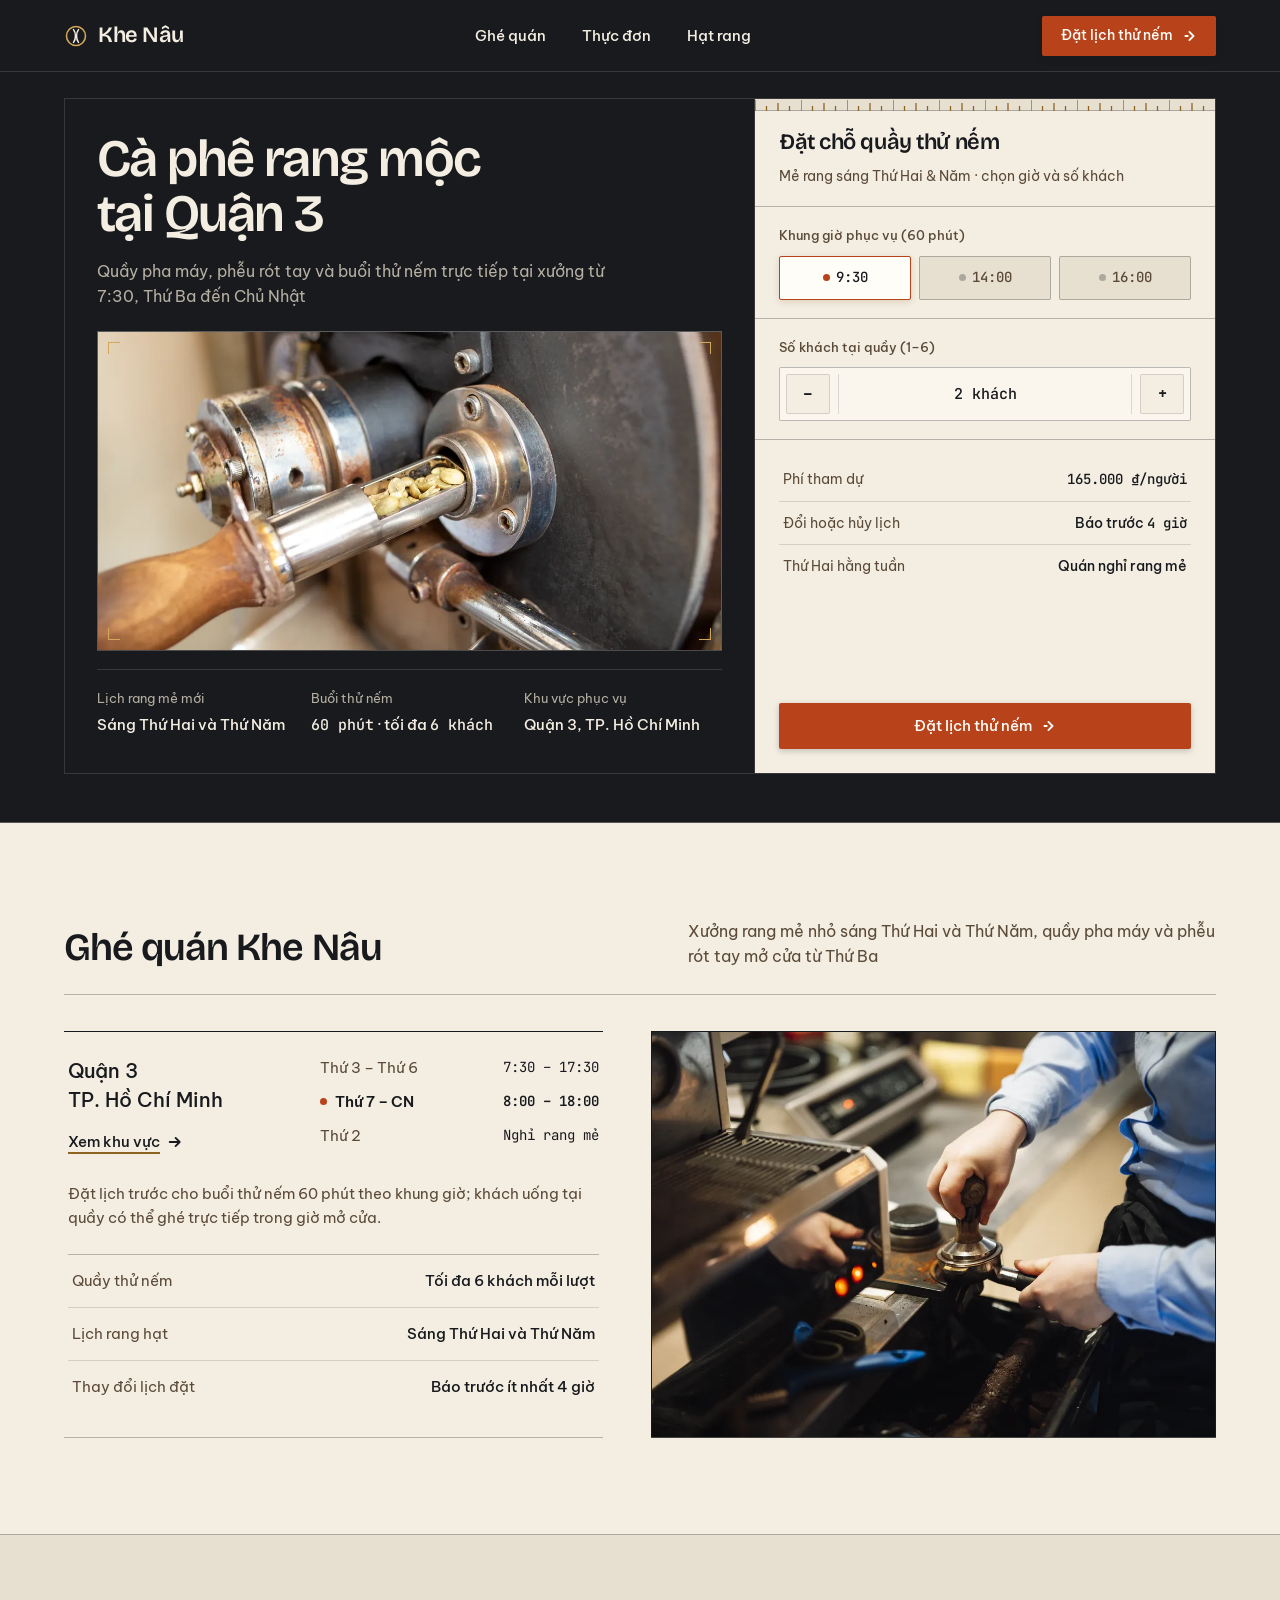
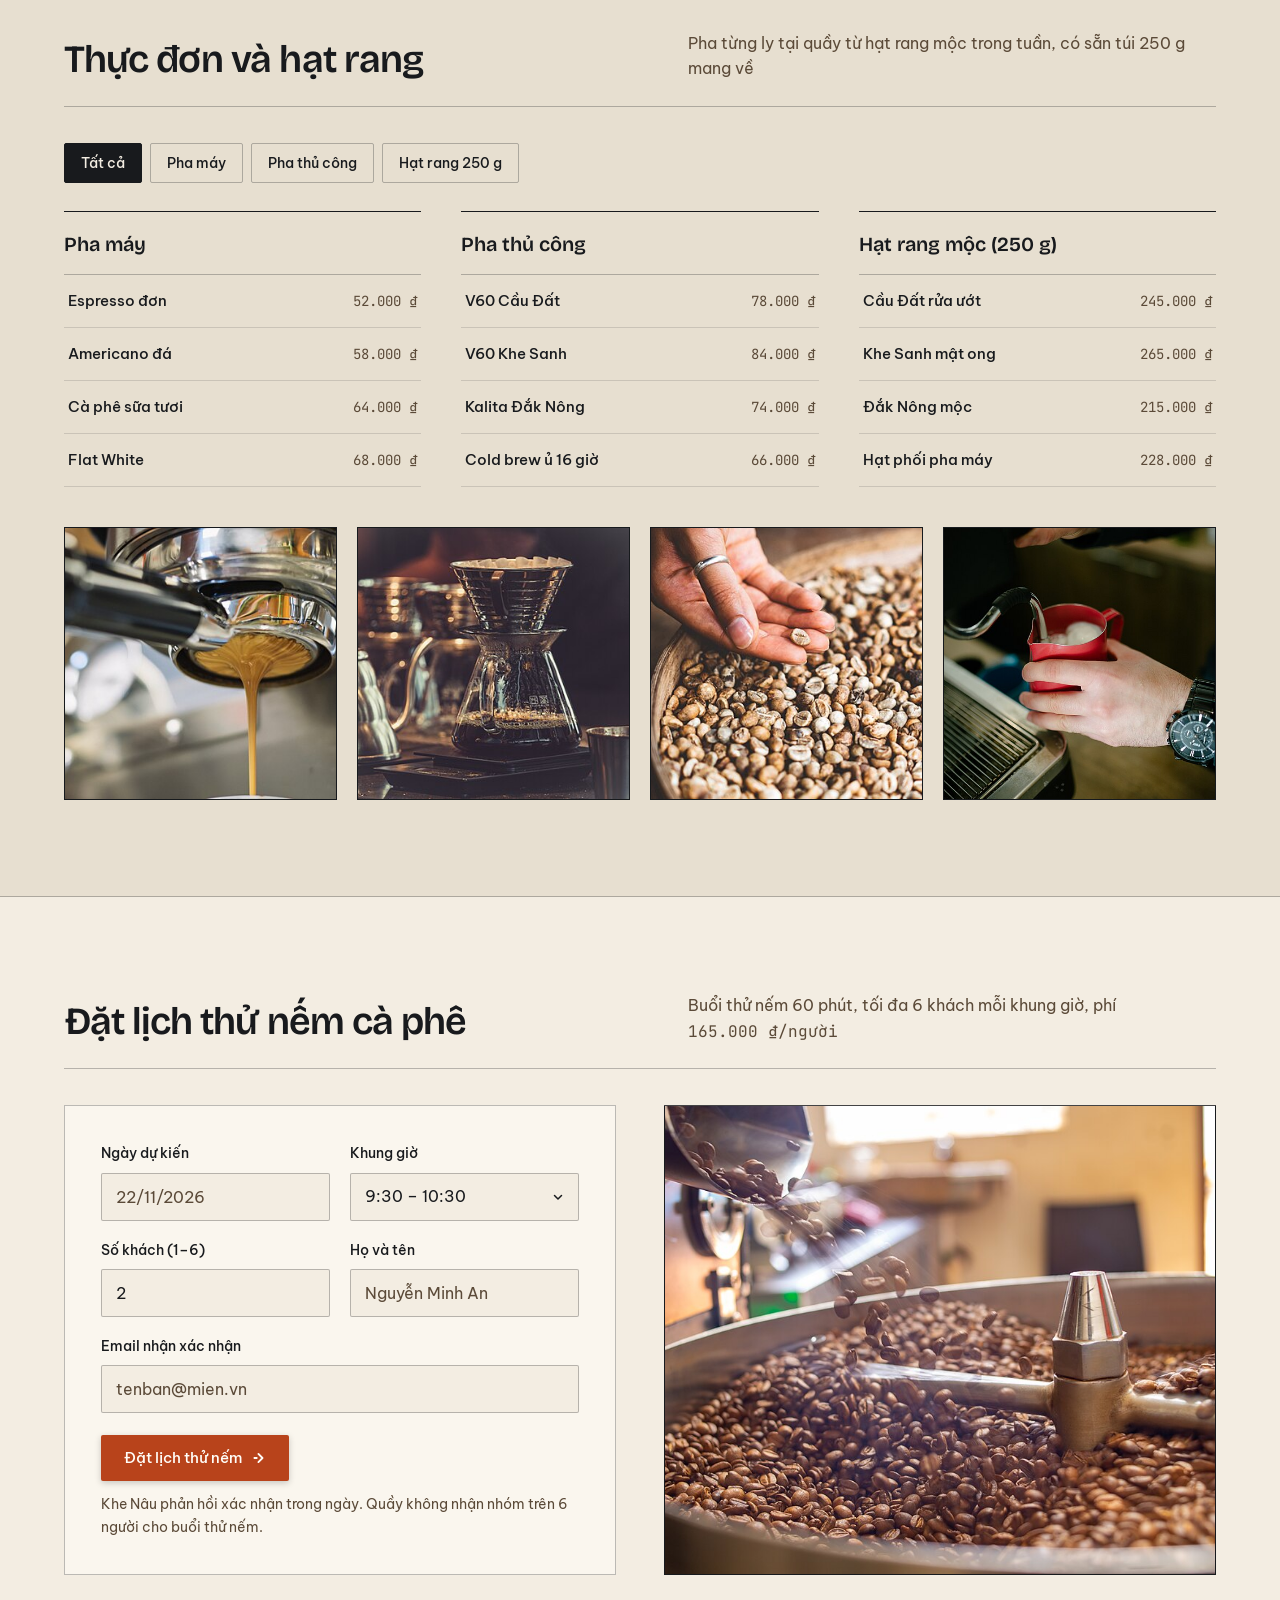
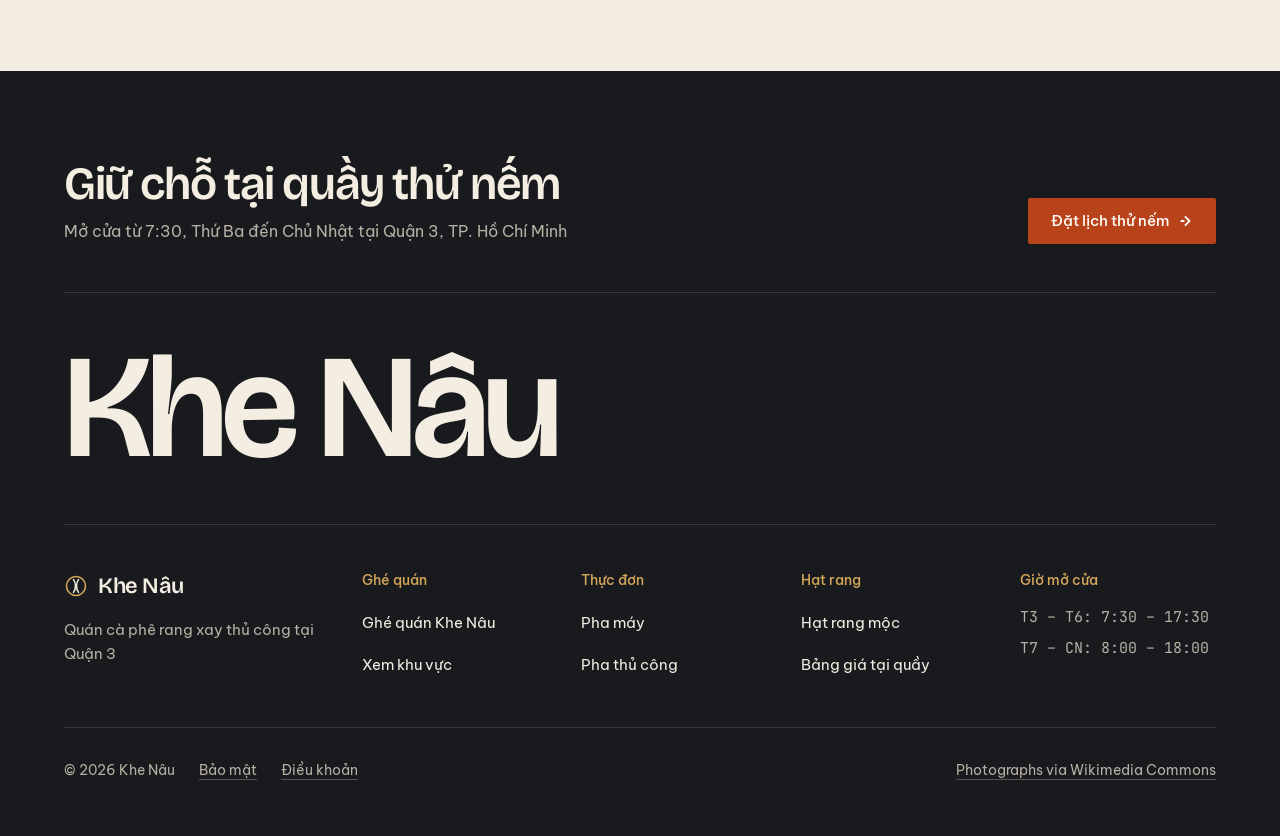
<file: cafe_page/index.html>
<!doctype html>
<html lang="vi">
<head>
  <meta charset="utf-8">
  <meta name="viewport" content="width=device-width, initial-scale=1, viewport-fit=cover">
  <title>Khe Nâu: quán cà phê rang xay thủ công tại Quận 3</title>
  <meta name="description" content="Xưởng rang mẻ nhỏ và quầy pha thủ công tại Quận 3, TP. Hồ Chí Minh. Đặt lịch thử nếm 60 phút, chọn hạt rang mộc và pha rót tay tại quầy.">
  <meta property="og:type" content="website">
  <meta property="og:title" content="Khe Nâu: quán cà phê rang xay thủ công tại Quận 3">
  <meta property="og:description" content="Xưởng rang mẻ nhỏ và quầy pha thủ công tại Quận 3, TP. Hồ Chí Minh. Đặt lịch thử nếm 60 phút tại quầy.">
  <meta property="og:image" content="share.jpg">
  <meta name="twitter:card" content="summary_large_image">
  <link rel="icon" href="favicon.svg" type="image/svg+xml">
  <meta name="theme-color" content="#181a1d">
  <!-- <link rel="canonical" href="https://khenau.vn/"> -->
  <link rel="preconnect" href="https://fonts.googleapis.com">
  <link rel="preconnect" href="https://fonts.gstatic.com" crossorigin>
  <link href="https://fonts.googleapis.com/css2?family=Be+Vietnam+Pro:wght@400;500;600&family=Bricolage+Grotesque:opsz,wght@12..96,500;12..96,600&family=JetBrains+Mono:wght@400;500&display=swap" rel="stylesheet">
  <link rel="stylesheet" href="assets/roastery.css">
</head>
<body>
  <header class="site-nav">
    <div class="wrap site-nav__bar">
      <a class="skip-link" href="#top">Chuyển đến nội dung</a>
      <a class="brand" href="#top">
        <svg class="brand__mark" viewBox="0 0 24 24" fill="none" aria-hidden="true">
          <circle cx="12" cy="12" r="9.5" stroke="currentColor" stroke-width="1.6"/>
          <path d="M9.5 5.6c2.6 3.2 2.6 9.6 0 12.8M14.5 5.6c-2.6 3.2-2.6 9.6 0 12.8" stroke="#f3ede2" stroke-width="1.5" stroke-linecap="round"/>
        </svg>
        <span>Khe Nâu</span>
      </a>
      <nav class="site-nav__links" aria-label="Điều hướng chính">
        <a class="site-nav__link" href="#ghe-quan">Ghé quán</a>
        <a class="site-nav__link" href="#thuc-don">Thực đơn</a>
        <a class="site-nav__link" href="#hat-rang">Hạt rang</a>
      </nav>
      <div class="site-nav__actions">
        <a class="btn btn--sm btn--ember" href="#dat-lich">
          <span>Đặt lịch thử nếm</span>
          <svg class="btn__arrow" viewBox="0 0 12 12" fill="none" stroke="currentColor" stroke-width="1.6" stroke-linecap="round" stroke-linejoin="round" aria-hidden="true">
            <path class="btn__arrow-stem" d="M1 6h8"/>
            <path class="btn__arrow-head" d="M5.5 2.5 9 6l-3.5 3.5"/>
          </svg>
        </a>
      </div>
      <button class="nav-toggle" type="button" aria-expanded="false" aria-label="Mở trình đơn">
        <svg width="20" height="20" viewBox="0 0 20 20" aria-hidden="true">
          <path d="M3 6h14M3 14h14" stroke="currentColor" stroke-width="1.6" stroke-linecap="round"/>
        </svg>
      </button>
    </div>
    <div class="site-nav__progress" aria-hidden="true"></div>
  </header>

  <main id="top">
    <section class="hero-bench" aria-labelledby="hero-h">
      <div class="wrap hero-bench__grid">
        <div class="hero-bench__lead-col">
          <h1 id="hero-h">Cà phê rang&nbsp;mộc tại Quận&nbsp;3</h1>
          <p class="hero-bench__sub">Quầy pha máy, phễu rót tay và buổi thử nếm trực tiếp tại xưởng <span data-assumed>từ 7:30, Thứ Ba đến Chủ Nhật</span></p>
          <figure class="roaster-frame" data-shutter>
            <span class="roaster-frame__tick roaster-frame__tick--tl" aria-hidden="true"></span>
            <span class="roaster-frame__tick roaster-frame__tick--tr" aria-hidden="true"></span>
            <span class="roaster-frame__tick roaster-frame__tick--bl" aria-hidden="true"></span>
            <span class="roaster-frame__tick roaster-frame__tick--br" aria-hidden="true"></span>
            <img
              src="assets/img/photo-m147143894-1800.webp"
              srcset="assets/img/photo-m147143894-1200.webp 1200w, assets/img/photo-m147143894-1800.webp 1800w, assets/img/photo-m147143894-2400.webp 2400w"
              sizes="(max-width: 1023px) 100vw, 56vw"
              width="1800"
              height="1200"
              alt="Cần lấy mẫu bằng thép cán gỗ rút từ trống máy rang, chứa hạt cà phê đang chuyển màu tại xưởng Khe Nâu"
              fetchpriority="high"
              decoding="async"
            >
          </figure>
          <dl class="roast-facts">
            <div class="roast-facts__item">
              <dt class="roast-facts__label">Lịch rang mẻ mới</dt>
              <dd class="roast-facts__val">Sáng Thứ Hai và Thứ Năm</dd>
            </div>
            <div class="roast-facts__item">
              <dt class="roast-facts__label">Buổi thử nếm</dt>
              <dd class="roast-facts__val"><span class="num">60 phút</span> · tối đa <span class="num">6 khách</span></dd>
            </div>
            <div class="roast-facts__item">
              <dt class="roast-facts__label">Khu vực phục vụ</dt>
              <dd class="roast-facts__val" data-assumed>Quận 3, TP. Hồ Chí Minh</dd>
            </div>
          </dl>
        </div>

        <aside class="bench-card" aria-label="Chọn nhanh khung giờ thử nếm">
          <div class="bench-card__ruler" aria-hidden="true">
            <svg viewBox="0 0 360 12" preserveAspectRatio="none">
              <defs>
                <pattern id="brass-ticks" width="36" height="12" patternUnits="userSpaceOnUse">
                  <path d="M0 12V1M9 12V7M18 12V4M27 12V7" stroke="currentColor" stroke-width="1"/>
                </pattern>
              </defs>
              <rect width="360" height="12" fill="url(#brass-ticks)"/>
            </svg>
          </div>
          <div class="bench-unit">
            <h2 class="bench-unit__headline">Đặt chỗ quầy thử nếm</h2>
            <p class="bench-unit__sub">Mẻ rang sáng Thứ Hai &amp; Năm · chọn giờ và số khách</p>
          </div>

          <div class="bench-unit">
            <span class="bench-unit__kicker">Khung giờ phục vụ (60 phút)</span>
            <div class="slot-pills" role="group" aria-label="Chọn nhanh khung giờ thử nếm">
              <button class="slot-pill" type="button" data-slot="09:30-10:30" aria-pressed="true">
                <span class="slot-pill__dot" aria-hidden="true"></span>
                <span>9:30</span>
              </button>
              <button class="slot-pill" type="button" data-slot="14:00-15:00" aria-pressed="false">
                <span class="slot-pill__dot" aria-hidden="true"></span>
                <span>14:00</span>
              </button>
              <button class="slot-pill" type="button" data-slot="16:00-17:00" aria-pressed="false">
                <span class="slot-pill__dot" aria-hidden="true"></span>
                <span>16:00</span>
              </button>
            </div>
          </div>

          <div class="bench-unit">
            <span class="bench-unit__kicker">Số khách tại quầy (1–6)</span>
            <div class="guest-stepper">
              <button class="guest-stepper__btn" type="button" data-guest-step="-1" aria-label="Giảm số khách">−</button>
              <span class="guest-stepper__val" data-guest-count>2 khách</span>
              <button class="guest-stepper__btn" type="button" data-guest-step="1" aria-label="Tăng số khách">+</button>
            </div>
          </div>

          <div class="bench-unit bench-unit--last">
            <ul class="bench-meta-rows">
              <li><span>Phí tham dự</span><span class="num" data-assumed>165.000 ₫/người</span></li>
              <li><span>Đổi hoặc hủy lịch</span><span>Báo trước <span class="num">4 giờ</span></span></li>
              <li><span>Thứ Hai hằng tuần</span><span data-assumed>Quán nghỉ rang mẻ</span></li>
            </ul>

            <a class="btn btn--ember" href="#dat-lich" data-bench-reserve>
              <span>Đặt lịch thử nếm</span>
              <svg class="btn__arrow" viewBox="0 0 12 12" fill="none" stroke="currentColor" stroke-width="1.6" stroke-linecap="round" stroke-linejoin="round" aria-hidden="true">
                <path class="btn__arrow-stem" d="M1 6h8"/>
                <path class="btn__arrow-head" d="M5.5 2.5 9 6l-3.5 3.5"/>
              </svg>
            </a>
          </div>
        </aside>
      </div>
    </section>

    <section class="band band--paper" id="ghe-quan" aria-labelledby="visit-h">
      <div class="wrap">
        <div class="band__head">
          <h2 id="visit-h">Ghé quán Khe Nâu</h2>
          <p class="band__head-note">Xưởng rang mẻ nhỏ sáng Thứ Hai và Thứ Năm, quầy pha máy và phễu rót tay mở cửa từ Thứ Ba</p>
        </div>
        <div class="visit-grid">
          <div class="visit-panel">
            <div class="visit-panel__cols">
              <div>
                <address class="visit-address" data-assumed>Quận 3<br>TP. Hồ Chí Minh</address>
                <a class="text-link" href="https://www.openstreetmap.org/search?query=Quan%203%20Ho%20Chi%20Minh" target="_blank" rel="noopener noreferrer">
                  <span>Xem khu vực</span>
                  <svg viewBox="0 0 12 12" fill="none" stroke="currentColor" stroke-width="1.6" stroke-linecap="round" stroke-linejoin="round" aria-hidden="true">
                    <path d="M1.5 6h8.5M6.5 2.5 10 6l-3.5 3.5"/>
                  </svg>
                </a>
              </div>
              <dl class="hours-list" data-tz="Asia/Ho_Chi_Minh" data-assumed>
                <dt data-days="tue-fri">Thứ 3 – Thứ 6</dt><dd>7:30 – 17:30</dd>
                <dt data-days="sat,sun">Thứ 7 – CN</dt><dd>8:00 – 18:00</dd>
                <dt data-days="mon">Thứ 2</dt><dd>Nghỉ rang mẻ</dd>
              </dl>
            </div>
            <p class="visit-note">Đặt lịch trước cho buổi thử nếm 60 phút theo khung giờ; khách uống tại quầy có thể ghé trực tiếp trong giờ mở cửa.</p>
            <ul class="visit-specs">
              <li><span>Quầy thử nếm</span><span>Tối đa 6 khách mỗi lượt</span></li>
              <li><span>Lịch rang hạt</span><span>Sáng Thứ Hai và Thứ Năm</span></li>
              <li><span>Thay đổi lịch đặt</span><span>Báo trước ít nhất 4 giờ</span></li>
            </ul>
          </div>
          <figure class="visit-photo" data-shutter>
            <img
              src="assets/img/photo-m187311853-1200.webp"
              srcset="assets/img/photo-m187311853-1200.webp 1200w"
              sizes="(max-width: 1023px) 100vw, 50vw"
              width="1200"
              height="800"
              alt="Đôi tay thợ pha nén bột cà phê trong tay cầm cạnh máy espresso tại quầy Khe Nâu"
              loading="lazy"
              decoding="async"
            >
          </figure>
        </div>
      </div>
    </section>

    <section class="band band--surface" id="thuc-don" aria-labelledby="menu-h">
      <div class="wrap">
        <div class="band__head">
          <h2 id="menu-h">Thực đơn và hạt rang</h2>
          <p class="band__head-note">Pha từng ly tại quầy từ hạt rang mộc trong tuần, có sẵn túi 250 g mang về</p>
        </div>

        <div class="menu-toolbar">
          <div class="filter-tabs" role="tablist" aria-label="Lọc nhóm thực đơn">
            <button class="filter-tab" type="button" role="tab" data-filter="all" aria-selected="true">Tất cả</button>
            <button class="filter-tab" type="button" role="tab" data-filter="espresso" aria-selected="false">Pha máy</button>
            <button class="filter-tab" type="button" role="tab" data-filter="manual" aria-selected="false">Pha thủ công</button>
            <button class="filter-tab" type="button" role="tab" data-filter="beans" aria-selected="false">Hạt rang 250 g</button>
          </div>
        </div>

        <div class="menu-columns">
          <div class="menu-group" id="pha-may" data-group="espresso">
            <h3 class="menu-group__title">Pha máy</h3>
            <ul class="menu-rows">
              <li><span class="menu-rows__name">Espresso đơn</span><span class="menu-rows__price" data-assumed>52.000 ₫</span></li>
              <li><span class="menu-rows__name">Americano đá</span><span class="menu-rows__price" data-assumed>58.000 ₫</span></li>
              <li><span class="menu-rows__name">Cà phê sữa tươi</span><span class="menu-rows__price" data-assumed>64.000 ₫</span></li>
              <li><span class="menu-rows__name">Flat White</span><span class="menu-rows__price" data-assumed>68.000 ₫</span></li>
            </ul>
          </div>

          <div class="menu-group" id="pha-thu-cong" data-group="manual">
            <h3 class="menu-group__title">Pha thủ công</h3>
            <ul class="menu-rows">
              <li><span class="menu-rows__name">V60 Cầu Đất</span><span class="menu-rows__price" data-assumed>78.000 ₫</span></li>
              <li><span class="menu-rows__name">V60 Khe Sanh</span><span class="menu-rows__price" data-assumed>84.000 ₫</span></li>
              <li><span class="menu-rows__name">Kalita Đắk Nông</span><span class="menu-rows__price" data-assumed>74.000 ₫</span></li>
              <li><span class="menu-rows__name">Cold brew ủ 16 giờ</span><span class="menu-rows__price" data-assumed>66.000 ₫</span></li>
            </ul>
          </div>

          <div class="menu-group" id="hat-rang" data-group="beans">
            <h3 class="menu-group__title">Hạt rang mộc (250 g)</h3>
            <ul class="menu-rows">
              <li><span class="menu-rows__name">Cầu Đất rửa ướt</span><span class="menu-rows__price" data-assumed>245.000 ₫</span></li>
              <li><span class="menu-rows__name">Khe Sanh mật ong</span><span class="menu-rows__price" data-assumed>265.000 ₫</span></li>
              <li><span class="menu-rows__name">Đắk Nông mộc</span><span class="menu-rows__price" data-assumed>215.000 ₫</span></li>
              <li><span class="menu-rows__name">Hạt phối pha máy</span><span class="menu-rows__price" data-assumed>228.000 ₫</span></li>
            </ul>
          </div>
        </div>

        <div class="craft-strip" data-shutter>
          <a class="craft-tile" href="#pha-may" data-group="espresso" aria-label="Xem mục Pha máy">
            <img src="assets/img/photo-m61713028-500.jpg" srcset="assets/img/photo-m61713028-500.jpg 500w, assets/img/photo-m61713028-960.jpg 960w" sizes="(max-width: 1023px) 46vw, 290px" width="1280" height="853" alt="Dòng espresso chảy từ tay cầm không đáy tại quầy pha Khe Nâu" loading="lazy" decoding="async" style="object-position: 60% 50%">
          </a>
          <a class="craft-tile" href="#pha-thu-cong" data-group="manual" aria-label="Xem mục Pha thủ công">
            <img src="assets/img/photo-m61713103-500.jpg" srcset="assets/img/photo-m61713103-500.jpg 500w, assets/img/photo-m61713103-960.jpg 960w" sizes="(max-width: 1023px) 46vw, 290px" width="1280" height="853" alt="Cà phê pha thủ công nhỏ giọt xuống bình thủy tinh đặt trên cân điện tử cùng ấm cổ ngỗng tại Khe Nâu" loading="lazy" decoding="async" style="object-position: 58% 45%">
          </a>
          <a class="craft-tile" href="#hat-rang" data-group="beans" aria-label="Xem mục Hạt rang mộc">
            <img src="assets/img/photo-m62054123-500.jpg" srcset="assets/img/photo-m62054123-500.jpg 500w, assets/img/photo-m62054123-960.jpg 960w" sizes="(max-width: 1023px) 46vw, 290px" width="960" height="640" alt="Bàn tay nhặt chọn hạt cà phê nhân xanh trong nong rộng trước khi rang tại Khe Nâu" loading="lazy" decoding="async" style="object-position: 25% 35%">
          </a>
          <a class="craft-tile" href="#pha-may" data-group="espresso" aria-label="Xem quầy pha sữa máy">
            <img src="assets/img/photo-m201752739-500.jpg" srcset="assets/img/photo-m201752739-500.jpg 500w, assets/img/photo-m201752739-960.jpg 960w" sizes="(max-width: 1023px) 46vw, 290px" width="960" height="1433" alt="Tay thợ pha đánh sữa bằng vòi hơi cạnh máy espresso tại Khe Nâu" loading="lazy" decoding="async" style="object-position: 40% 55%">
          </a>
        </div>
      </div>
    </section>

    <section class="band band--paper" id="dat-lich" aria-labelledby="book-h">
      <div class="wrap">
        <div class="band__head">
          <h2 id="book-h">Đặt lịch thử nếm cà phê</h2>
          <p class="band__head-note">Buổi thử nếm 60 phút, tối đa 6 khách mỗi khung giờ, phí <span class="num" data-assumed>165.000 ₫/người</span></p>
        </div>

        <div class="booking-grid">
          <div class="booking-card">
            <form
              class="booking-form"
              id="booking-form"
              action="mailto:hello@khenau.example"
              method="post"
              enctype="text/plain"
              data-endpoint=""
              data-fix="Còn {n} mục cần điền lại."
              data-sending="Đang gửi yêu cầu..."
              data-sent="Yêu cầu đặt lịch thử nếm đã được gửi. Khe Nâu phản hồi xác nhận trong ngày."
              data-failed="Chưa gửi được do lỗi kết nối. Thông tin bạn nhập vẫn giữ nguyên, vui lòng thử lại."
              novalidate
            >
              <div class="field">
                <label for="f-date">Ngày dự kiến</label>
                <input id="f-date" name="date" type="text" placeholder="22/11/2026" autocomplete="off" required aria-describedby="f-date-err">
                <p class="field__error" id="f-date-err" hidden>Nhập ngày muốn ghé (Thứ Ba đến Chủ Nhật; Thứ Hai quán nghỉ rang mẻ).</p>
              </div>

              <div class="field">
                <label for="f-slot">Khung giờ</label>
                <select id="f-slot" name="slot" required aria-describedby="f-slot-err">
                  <option value="">Chọn khung giờ</option>
                  <option value="09:30-10:30" selected>9:30 – 10:30</option>
                  <option value="14:00-15:00">14:00 – 15:00</option>
                  <option value="16:00-17:00">16:00 – 17:00</option>
                </select>
                <p class="field__error" id="f-slot-err" hidden>Chọn một khung giờ thử nếm tại quầy.</p>
              </div>

              <div class="field">
                <label for="f-guests">Số khách (1–6)</label>
                <input id="f-guests" name="guests" type="text" inputmode="numeric" pattern="[1-6]" value="2" placeholder="1–6" autocomplete="off" required aria-describedby="f-guests-err">
                <p class="field__error" id="f-guests-err" hidden>Nhập số khách từ 1 đến 6 người.</p>
              </div>

              <div class="field">
                <label for="f-name">Họ và tên</label>
                <input id="f-name" name="name" type="text" placeholder="Nguyễn Minh An" autocomplete="name" required aria-describedby="f-name-err">
                <p class="field__error" id="f-name-err" hidden>Nhập tên người đứng lịch đặt.</p>
              </div>

              <div class="field field--full">
                <label for="f-email">Email nhận xác nhận</label>
                <input id="f-email" name="email" type="email" placeholder="tenban@mien.vn" autocomplete="email" inputmode="email" required aria-describedby="f-email-err">
                <p class="field__error" id="f-email-err" hidden>Nhập địa chỉ email hợp lệ có dấu @.</p>
              </div>

              <div class="booking-form__actions">
                <button class="btn btn--ember" type="submit">
                  <span>Đặt lịch thử nếm</span>
                  <svg class="btn__arrow" viewBox="0 0 12 12" fill="none" stroke="currentColor" stroke-width="1.6" stroke-linecap="round" stroke-linejoin="round" aria-hidden="true">
                    <path class="btn__arrow-stem" d="M1 6h8"/>
                    <path class="btn__arrow-head" d="M5.5 2.5 9 6l-3.5 3.5"/>
                  </svg>
                </button>
                <p class="booking-form__status" role="status" data-form-status></p>
                <p class="booking-form__note">Khe Nâu phản hồi xác nhận trong ngày. Quầy không nhận nhóm trên 6 người cho buổi thử nếm.</p>
              </div>
            </form>
          </div>

          <figure class="booking-photo" data-shutter>
            <img
              src="assets/img/photo-m147143943-960.jpg"
              srcset="assets/img/photo-m147143943-500.jpg 500w, assets/img/photo-m147143943-960.jpg 960w, assets/img/photo-m147143943.jpg 1280w"
              sizes="(max-width: 1023px) 100vw, 50vw"
              width="1280"
              height="853"
              alt="Hạt cà phê vừa rang xả từ trống xuống khay làm nguội có cánh khuấy thép tại xưởng Khe Nâu"
              loading="lazy"
              decoding="async"
            >
          </figure>
        </div>
      </div>
    </section>
  </main>

  <footer class="site-footer" id="contact" aria-labelledby="close-h">
    <div class="wrap">
      <div class="footer-close">
        <div>
          <h2 id="close-h">Giữ chỗ tại quầy thử nếm</h2>
          <p>Mở cửa <span data-assumed>từ 7:30, Thứ Ba đến Chủ Nhật</span> tại <span data-assumed>Quận 3, TP. Hồ Chí Minh</span></p>
        </div>
        <a class="btn btn--ember" href="#dat-lich">
          <span>Đặt lịch thử nếm</span>
          <svg class="btn__arrow" viewBox="0 0 12 12" fill="none" stroke="currentColor" stroke-width="1.6" stroke-linecap="round" stroke-linejoin="round" aria-hidden="true">
            <path class="btn__arrow-stem" d="M1 6h8"/>
            <path class="btn__arrow-head" d="M5.5 2.5 9 6l-3.5 3.5"/>
          </svg>
        </a>
      </div>

      <p class="footer-wordmark" aria-hidden="true">Khe Nâu</p>

      <div class="footer-cols">
        <div>
          <a class="brand" href="#top">
            <svg class="brand__mark" viewBox="0 0 24 24" fill="none" aria-hidden="true">
              <circle cx="12" cy="12" r="9.5" stroke="currentColor" stroke-width="1.6"/>
              <path d="M9.5 5.6c2.6 3.2 2.6 9.6 0 12.8M14.5 5.6c-2.6 3.2-2.6 9.6 0 12.8" stroke="#f3ede2" stroke-width="1.5" stroke-linecap="round"/>
            </svg>
            <span>Khe Nâu</span>
          </a>
          <p style="margin-top: 12px; color: var(--iron-muted); font-size: 0.9375rem; max-width: 26ch;">Quán cà phê rang xay thủ công tại Quận 3</p>
        </div>

        <div class="footer-col">
          <h3>Ghé quán</h3>
          <ul>
            <li><a href="#ghe-quan">Ghé quán Khe Nâu</a></li>
            <li><a href="https://www.openstreetmap.org/search?query=Quan%203%20Ho%20Chi%20Minh" target="_blank" rel="noopener noreferrer">Xem khu vực</a></li>
          </ul>
        </div>

        <div class="footer-col">
          <h3>Thực đơn</h3>
          <ul>
            <li><a href="#pha-may">Pha máy</a></li>
            <li><a href="#pha-thu-cong">Pha thủ công</a></li>
          </ul>
        </div>

        <div class="footer-col">
          <h3>Hạt rang</h3>
          <ul>
            <li><a href="#hat-rang">Hạt rang mộc</a></li>
            <li><a href="#thuc-don">Bảng giá tại quầy</a></li>
          </ul>
        </div>

        <div class="footer-col">
          <h3>Giờ mở cửa</h3>
          <ul class="footer-col__hours">
            <li data-assumed>T3 – T6: 7:30 – 17:30</li>
            <li data-assumed>T7 – CN: 8:00 – 18:00</li>
          </ul>
        </div>
      </div>

      <div class="footer-legal">
        <div class="footer-legal__links">
          <span>&copy; 2026 Khe Nâu</span>
          <a href="privacy.html">Bảo mật</a>
          <a href="terms.html">Điều khoản</a>
        </div>
        <a href="credits.html">Photographs via Wikimedia Commons</a>
      </div>
    </div>
  </footer>

  <nav class="mobile-bar" aria-label="Thao tác nhanh" inert>
    <a class="btn btn--ember" href="#dat-lich">Đặt lịch thử nếm</a>
  </nav>

  <script src="assets/roastery.js" defer></script>
</body>
</html>
</file>
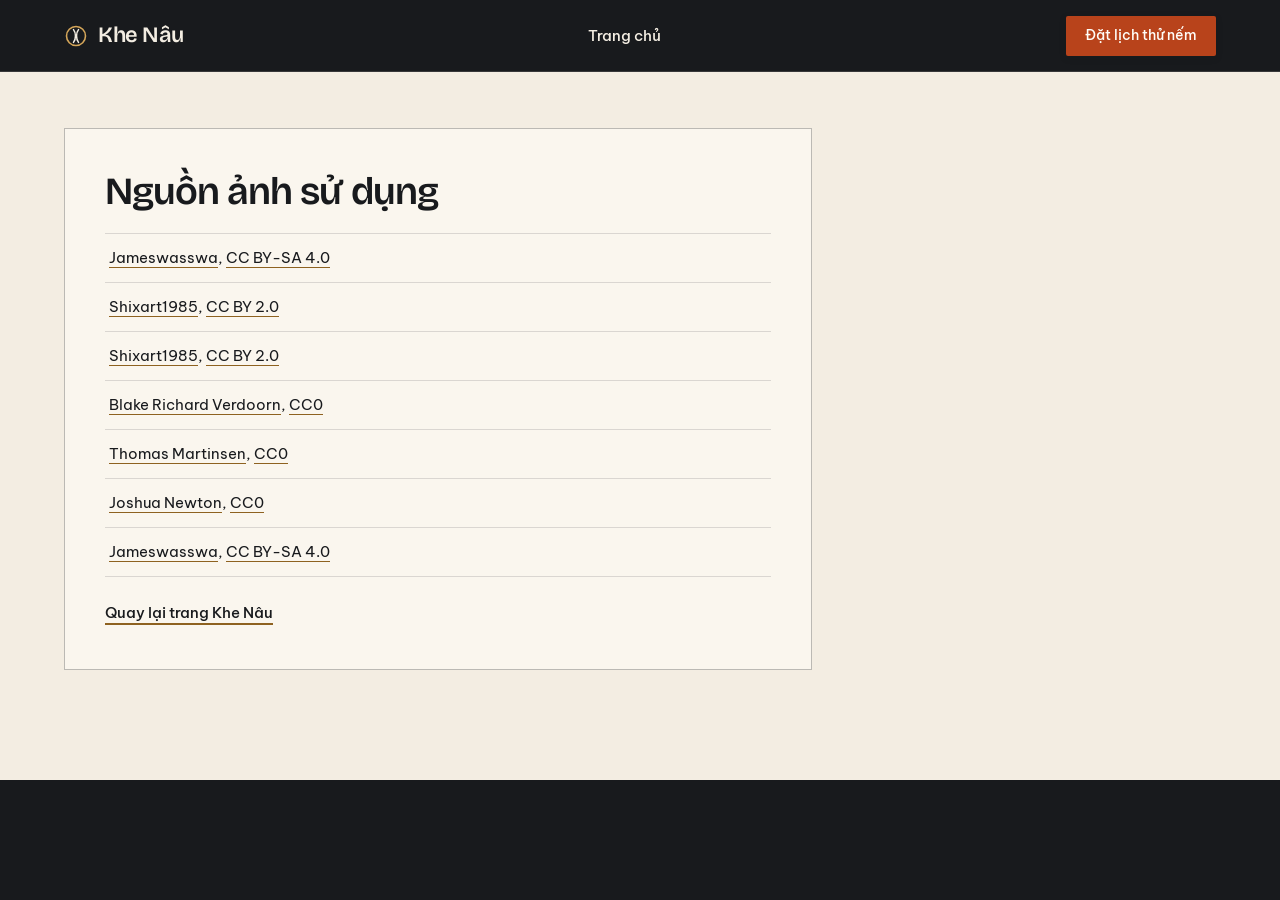
<file: cafe_page/credits.html>
<!doctype html>
<html lang="vi">
<head>
  <meta charset="utf-8">
  <meta name="viewport" content="width=device-width, initial-scale=1, viewport-fit=cover">
  <title>Khe Nâu: nguồn ảnh sử dụng</title>
  <meta name="description" content="Tác giả, giấy phép và trang gốc của các ảnh tư liệu dùng trên trang Khe Nâu.">
  <link rel="icon" href="favicon.svg" type="image/svg+xml">
  <meta name="theme-color" content="#181a1d">
  <link rel="preconnect" href="https://fonts.googleapis.com">
  <link rel="preconnect" href="https://fonts.gstatic.com" crossorigin>
  <link href="https://fonts.googleapis.com/css2?family=Be+Vietnam+Pro:wght@400;500;600&family=Bricolage+Grotesque:opsz,wght@12..96,500;12..96,600&display=swap" rel="stylesheet">
  <link rel="stylesheet" href="assets/roastery.css">
</head>
<body>
  <header class="site-nav">
    <div class="wrap site-nav__bar">
      <a class="skip-link" href="#top">Chuyển đến nội dung</a>
      <a class="brand" href="index.html">
        <svg class="brand__mark" viewBox="0 0 24 24" fill="none" aria-hidden="true">
          <circle cx="12" cy="12" r="9.5" stroke="currentColor" stroke-width="1.6"/>
          <path d="M9.5 5.6c2.6 3.2 2.6 9.6 0 12.8M14.5 5.6c-2.6 3.2-2.6 9.6 0 12.8" stroke="#f3ede2" stroke-width="1.5" stroke-linecap="round"/>
        </svg>
        <span>Khe Nâu</span>
      </a>
      <nav class="site-nav__links" aria-label="Điều hướng chính">
        <a class="site-nav__link" href="index.html">Trang chủ</a>
      </nav>
      <div class="site-nav__actions">
        <a class="btn btn--sm btn--ember" href="index.html#dat-lich">Đặt lịch thử nếm</a>
      </div>
    </div>
  </header>

  <main id="top" class="legal-main">
    <div class="wrap">
      <section class="legal-card" id="credits" aria-labelledby="credits-h">
        <h1 id="credits-h">Nguồn ảnh sử dụng</h1>
        <ul>
          <li><a href="https://commons.wikimedia.org/wiki/File:Closer_look_at_the_coffee_beans_from_the_coffee_roasting_machine_looking_at_their_progress.jpg">Jameswasswa</a>, <a href="https://creativecommons.org/licenses/by-sa/4.0/">CC BY-SA 4.0</a></li>
          <li><a href="https://commons.wikimedia.org/wiki/File:Barista_prepares_espresso_at_coffee_shop.jpg">Shixart1985</a>, <a href="https://creativecommons.org/licenses/by/2.0">CC BY 2.0</a></li>
          <li><a href="https://commons.wikimedia.org/wiki/File:Barista_pours_steamed_milk_into_a_red_pitcher_during_coffee_preparation_in_a_cafe.jpg">Shixart1985</a>, <a href="https://creativecommons.org/licenses/by/2.0/">CC BY 2.0</a></li>
          <li><a href="https://commons.wikimedia.org/wiki/File:Latte_in_a_coffee_machine_(Unsplash).jpg">Blake Richard Verdoorn</a>, <a href="https://creativecommons.org/publicdomain/zero/1.0/">CC0</a></li>
          <li><a href="https://commons.wikimedia.org/wiki/File:Drip_brewing_(Unsplash).jpg">Thomas Martinsen</a>, <a href="https://creativecommons.org/publicdomain/zero/1.0/">CC0</a></li>
          <li><a href="https://commons.wikimedia.org/wiki/File:Joshua_Newton_2016-10-01_(Unsplash_XpyD7z6AP4g).jpg">Joshua Newton</a>, <a href="https://creativecommons.org/publicdomain/zero/1.0/">CC0</a></li>
          <li><a href="https://commons.wikimedia.org/wiki/File:Final_part_of_the_roasted_beans_out_for_cooling.jpg">Jameswasswa</a>, <a href="https://creativecommons.org/licenses/by-sa/4.0/">CC BY-SA 4.0</a></li>
        </ul>
        <p><a class="text-link" href="index.html">Quay lại trang Khe Nâu</a></p>
      </section>
    </div>
  </main>
</body>
</html>
</file>
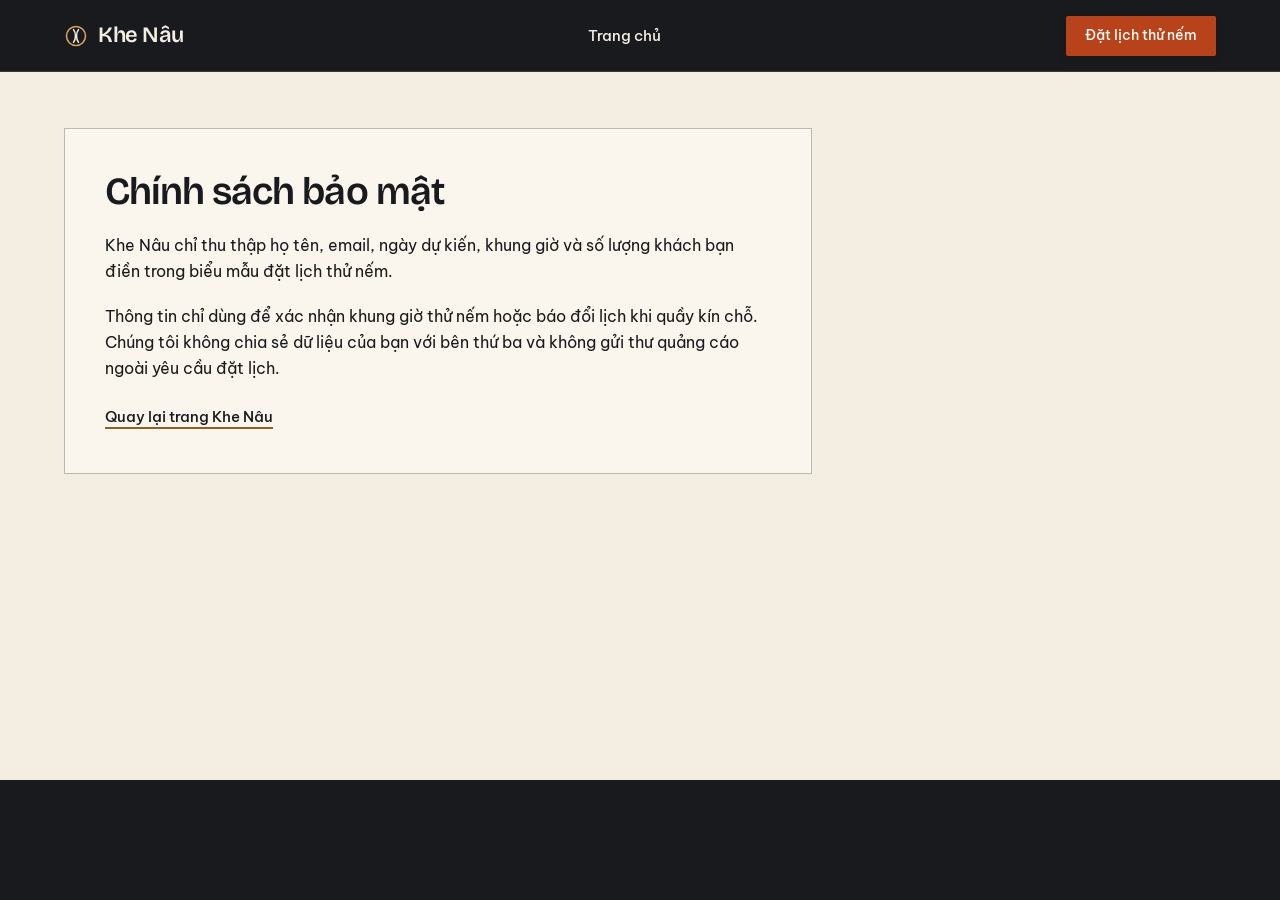
<file: cafe_page/privacy.html>
<!doctype html>
<html lang="vi">
<head>
  <meta charset="utf-8">
  <meta name="viewport" content="width=device-width, initial-scale=1, viewport-fit=cover">
  <title>Khe Nâu: Chính sách bảo mật</title>
  <meta name="description" content="Cách Khe Nâu tiếp nhận và sử dụng thông tin đặt lịch thử nếm cà phê tại Quận 3.">
  <link rel="icon" href="favicon.svg" type="image/svg+xml">
  <meta name="theme-color" content="#181a1d">
  <link rel="preconnect" href="https://fonts.googleapis.com">
  <link rel="preconnect" href="https://fonts.gstatic.com" crossorigin>
  <link href="https://fonts.googleapis.com/css2?family=Be+Vietnam+Pro:wght@400;500;600&family=Bricolage+Grotesque:opsz,wght@12..96,500;12..96,600&display=swap" rel="stylesheet">
  <link rel="stylesheet" href="assets/roastery.css">
</head>
<body>
  <header class="site-nav">
    <div class="wrap site-nav__bar">
      <a class="skip-link" href="#top">Chuyển đến nội dung</a>
      <a class="brand" href="index.html">
        <svg class="brand__mark" viewBox="0 0 24 24" fill="none" aria-hidden="true">
          <circle cx="12" cy="12" r="9.5" stroke="currentColor" stroke-width="1.6"/>
          <path d="M9.5 5.6c2.6 3.2 2.6 9.6 0 12.8M14.5 5.6c-2.6 3.2-2.6 9.6 0 12.8" stroke="#f3ede2" stroke-width="1.5" stroke-linecap="round"/>
        </svg>
        <span>Khe Nâu</span>
      </a>
      <nav class="site-nav__links" aria-label="Điều hướng chính">
        <a class="site-nav__link" href="index.html">Trang chủ</a>
      </nav>
      <div class="site-nav__actions">
        <a class="btn btn--sm btn--ember" href="index.html#dat-lich">Đặt lịch thử nếm</a>
      </div>
    </div>
  </header>

  <main id="top" class="legal-main">
    <div class="wrap">
      <article class="legal-card">
        <h1>Chính sách bảo mật</h1>
        <p>Khe Nâu chỉ thu thập họ tên, email, ngày dự kiến, khung giờ và số lượng khách bạn điền trong biểu mẫu đặt lịch thử nếm.</p>
        <p>Thông tin chỉ dùng để xác nhận khung giờ thử nếm hoặc báo đổi lịch khi quầy kín chỗ. Chúng tôi không chia sẻ dữ liệu của bạn với bên thứ ba và không gửi thư quảng cáo ngoài yêu cầu đặt lịch.</p>
        <p><a class="text-link" href="index.html">Quay lại trang Khe Nâu</a></p>
      </article>
    </div>
  </main>
</body>
</html>
</file>
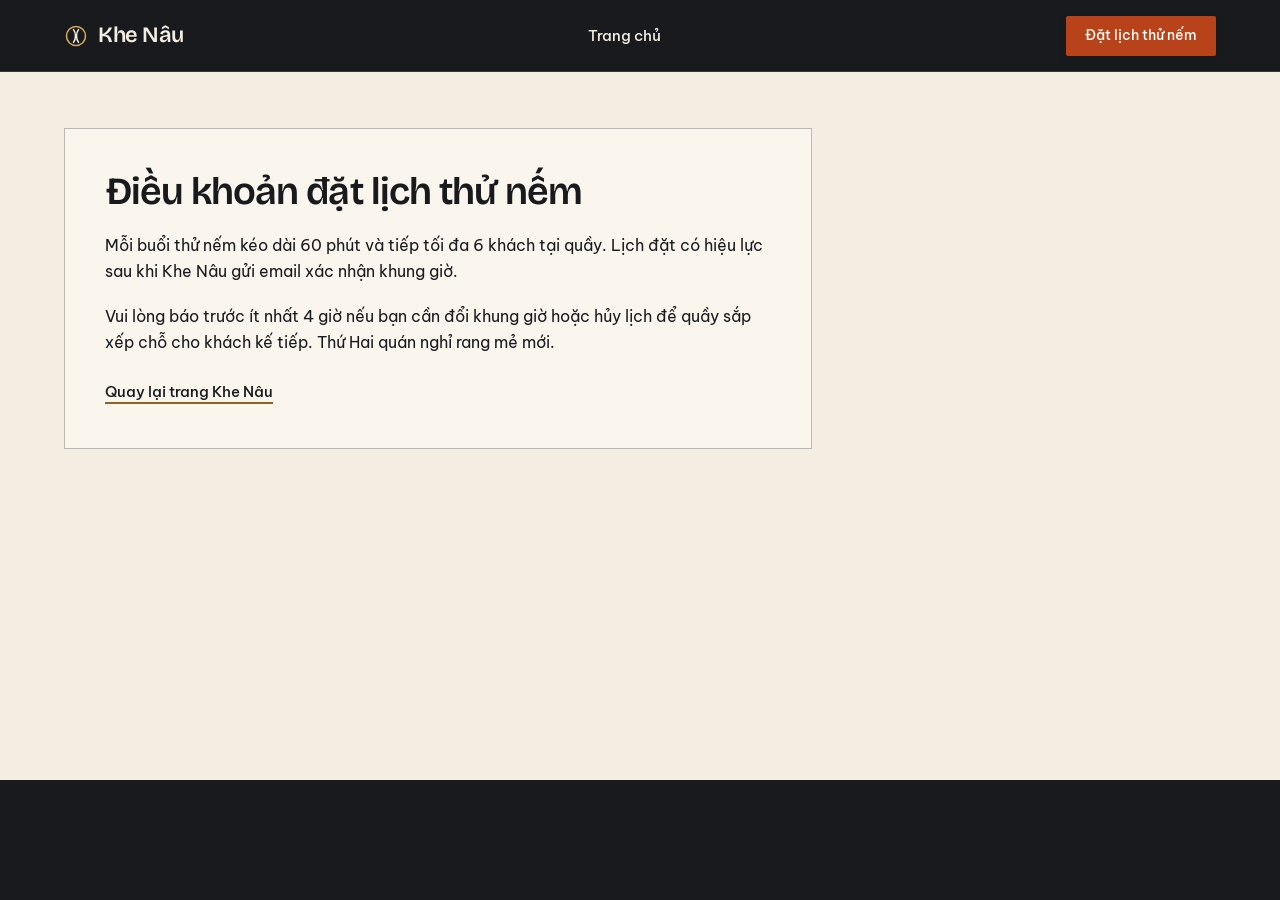
<file: cafe_page/terms.html>
<!doctype html>
<html lang="vi">
<head>
  <meta charset="utf-8">
  <meta name="viewport" content="width=device-width, initial-scale=1, viewport-fit=cover">
  <title>Khe Nâu: Điều khoản đặt lịch</title>
  <meta name="description" content="Quy định khung giờ, số khách và hủy đổi buổi thử nếm cà phê tại Khe Nâu.">
  <link rel="icon" href="favicon.svg" type="image/svg+xml">
  <meta name="theme-color" content="#181a1d">
  <link rel="preconnect" href="https://fonts.googleapis.com">
  <link rel="preconnect" href="https://fonts.gstatic.com" crossorigin>
  <link href="https://fonts.googleapis.com/css2?family=Be+Vietnam+Pro:wght@400;500;600&family=Bricolage+Grotesque:opsz,wght@12..96,500;12..96,600&display=swap" rel="stylesheet">
  <link rel="stylesheet" href="assets/roastery.css">
</head>
<body>
  <header class="site-nav">
    <div class="wrap site-nav__bar">
      <a class="skip-link" href="#top">Chuyển đến nội dung</a>
      <a class="brand" href="index.html">
        <svg class="brand__mark" viewBox="0 0 24 24" fill="none" aria-hidden="true">
          <circle cx="12" cy="12" r="9.5" stroke="currentColor" stroke-width="1.6"/>
          <path d="M9.5 5.6c2.6 3.2 2.6 9.6 0 12.8M14.5 5.6c-2.6 3.2-2.6 9.6 0 12.8" stroke="#f3ede2" stroke-width="1.5" stroke-linecap="round"/>
        </svg>
        <span>Khe Nâu</span>
      </a>
      <nav class="site-nav__links" aria-label="Điều hướng chính">
        <a class="site-nav__link" href="index.html">Trang chủ</a>
      </nav>
      <div class="site-nav__actions">
        <a class="btn btn--sm btn--ember" href="index.html#dat-lich">Đặt lịch thử nếm</a>
      </div>
    </div>
  </header>

  <main id="top" class="legal-main">
    <div class="wrap">
      <article class="legal-card">
        <h1>Điều khoản đặt lịch thử nếm</h1>
        <p>Mỗi buổi thử nếm kéo dài 60 phút và tiếp tối đa 6 khách tại quầy. Lịch đặt có hiệu lực sau khi Khe Nâu gửi email xác nhận khung giờ.</p>
        <p>Vui lòng báo trước ít nhất 4 giờ nếu bạn cần đổi khung giờ hoặc hủy lịch để quầy sắp xếp chỗ cho khách kế tiếp. Thứ Hai quán nghỉ rang mẻ mới.</p>
        <p><a class="text-link" href="index.html">Quay lại trang Khe Nâu</a></p>
      </article>
    </div>
  </main>
</body>
</html>
</file>
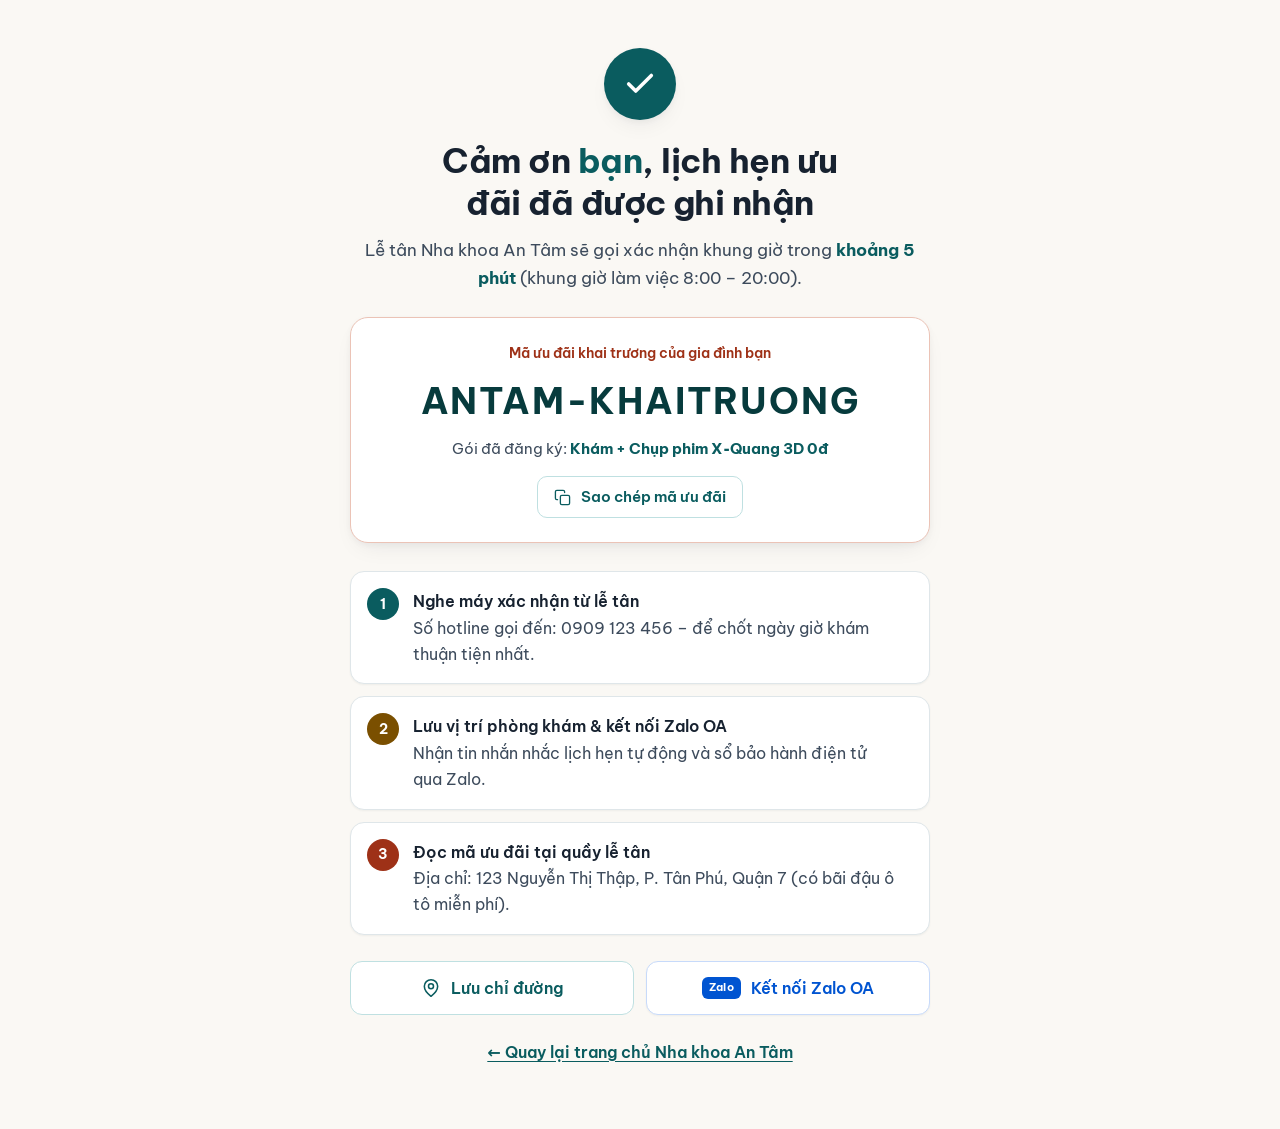
<file: nha-khoa-an-tam/thank-you.html>
<!DOCTYPE html>
<html lang="vi">
<head>
  <meta charset="UTF-8" />
  <meta name="viewport" content="width=device-width, initial-scale=1, viewport-fit=cover" />
  <title>Đặt lịch thành công | Nha khoa Gia đình An Tâm Quận 7</title>
  <meta name="robots" content="noindex" />
  <meta name="theme-color" content="#0A5C5F" />
  <link rel="preconnect" href="https://fonts.googleapis.com" />
  <link rel="preconnect" href="https://fonts.gstatic.com" crossorigin />
  <link href="https://fonts.googleapis.com/css2?family=Be+Vietnam+Pro:wght@400;500;600;700&family=Newsreader:ital,opsz,wght@1,6..72,500&display=swap" rel="stylesheet" />
  <link rel="stylesheet" href="css/styles.css" />
  <style>
    body { padding-bottom: 0; background: var(--ivory); min-height: 100vh; }
    .ty { max-width: 620px; margin: 0 auto; padding: 48px 20px 64px; text-align: center; }
    .ty__check {
      width: 72px; height: 72px; margin: 0 auto 20px; border-radius: 50%;
      display: grid; place-items: center;
      background: var(--teal-700); color: #FFFFFF;
      box-shadow: var(--sh-md);
      animation: fadeUp .4s cubic-bezier(.22, 1, .36, 1);
    }
    .ty__check svg { width: 34px; height: 34px; stroke-width: 2.5; }
    @keyframes fadeUp { from { transform: translateY(8px); opacity: 0; } to { transform: none; opacity: 1; } }
    .ty h1 { font-size: clamp(25px, 5vw, 34px); font-weight: 700; text-wrap: balance; }
    .ty__lead { margin-top: 12px; font-size: 16.5px; }
    .ty__lead b { color: var(--teal-700); }
    .ty__code {
      margin: 26px auto 0; background: #FFFFFF; border-radius: 18px; padding: 24px 22px;
      box-shadow: var(--sh-md); border: 1.5px solid var(--coral-200);
    }
    .ty__code small { display: block; font-weight: 600; color: var(--coral-700); font-size: 13.5px; }
    .ty__code strong {
      display: block; margin: 8px 0 6px;
      font-size: clamp(26px, 7vw, 36px); font-weight: 700; letter-spacing: .05em;
      color: var(--teal-900); font-variant-numeric: tabular-nums;
    }
    .ty__code p { font-size: 15px; }
    .ty__code p b { color: var(--teal-700); }
    .ty__copy { margin-top: 14px; }
    .ty__steps { margin-top: 28px; text-align: left; display: grid; gap: 12px; }
    .ty__step {
      display: flex; gap: 14px; align-items: flex-start;
      background: #FFFFFF; padding: 16px; border-radius: 14px;
      box-shadow: var(--sh-xs); border: 1px solid var(--line);
    }
    .ty__step span {
      flex: none; width: 32px; height: 32px; border-radius: 50%;
      display: grid; place-items: center; font-weight: 700; font-size: 14px;
      color: #FFFFFF; font-variant-numeric: tabular-nums;
    }
    .ty__step:nth-child(1) span { background: var(--teal-700); }
    .ty__step:nth-child(2) span { background: var(--amber-700); }
    .ty__step:nth-child(3) span { background: var(--coral-700); }
    .ty__step strong { color: var(--ink); display: block; font-weight: 600; }
    .ty__ctas { margin-top: 26px; display: grid; gap: 12px; }
    .ty__back { display: inline-block; margin-top: 24px; color: var(--teal-700); font-weight: 600; text-decoration: underline; }
    @media (min-width: 560px) { .ty__ctas { grid-template-columns: 1fr 1fr; } }
  </style>
</head>
<body>
  <svg width="0" height="0" style="position:absolute" aria-hidden="true">
    <defs>
      <symbol id="i-check" viewBox="0 0 24 24"><path d="M20 6 9 17l-5-5"/></symbol>
      <symbol id="i-pin" viewBox="0 0 24 24"><path d="M20 10c0 6-8 12-8 12s-8-6-8-12a8 8 0 0 1 16 0z"/><circle cx="12" cy="10" r="3"/></symbol>
      <symbol id="i-copy" viewBox="0 0 24 24"><rect x="9" y="9" width="13" height="13" rx="2"/><path d="M5 15H4a2 2 0 0 1-2-2V4a2 2 0 0 1 2-2h9a2 2 0 0 1 2 2v1"/></symbol>
    </defs>
  </svg>

  <main class="ty">
    <div class="ty__check"><svg class="ic" aria-hidden="true"><use href="#i-check"/></svg></div>
    <h1>Cảm ơn <em class="serif-accent js-name">bạn</em>, lịch hẹn ưu đãi đã được ghi nhận</h1>
    <p class="ty__lead">Lễ tân Nha khoa An Tâm sẽ gọi xác nhận khung giờ trong <b>khoảng 5 phút</b> (khung giờ làm việc 8:00 – 20:00).</p>

    <div class="ty__code">
      <small>Mã ưu đãi khai trương của gia đình bạn</small>
      <strong class="js-code">ANTAM-KHAITRUONG</strong>
      <p>Gói đã đăng ký: <b class="js-need">Khám + Chụp phim X‑Quang 3D 0đ</b></p>
      <button class="btn btn--ghost btn--sm ty__copy js-copy"><svg class="ic ic-sm" aria-hidden="true"><use href="#i-copy"/></svg><span>Sao chép mã ưu đãi</span></button>
      <p class="sr-only" aria-live="polite" id="copy-status"></p>
    </div>

    <div class="ty__steps">
      <div class="ty__step"><span>1</span><p><strong>Nghe máy xác nhận từ lễ tân</strong>Số hotline gọi đến: 0909 123 456 – để chốt ngày giờ khám thuận tiện nhất.</p></div>
      <div class="ty__step"><span>2</span><p><strong>Lưu vị trí phòng khám &amp; kết nối Zalo OA</strong>Nhận tin nhắn nhắc lịch hẹn tự động và sổ bảo hành điện tử qua Zalo.</p></div>
      <div class="ty__step"><span>3</span><p><strong>Đọc mã ưu đãi tại quầy lễ tân</strong>Địa chỉ: 123 Nguyễn Thị Thập, P. Tân Phú, Quận 7 (có bãi đậu ô tô miễn phí).</p></div>
    </div>

    <div class="ty__ctas">
      <a class="btn btn--ghost btn--lg" target="_blank" rel="noopener" href="https://www.google.com/maps/dir/?api=1&destination=123+Nguyen+Thi+Thap+Quan+7+Ho+Chi+Minh"><svg class="ic" aria-hidden="true"><use href="#i-pin"/></svg>Lưu chỉ đường</a>
      <a class="btn btn--zalo btn--lg js-contact" target="_blank" rel="noopener" href="https://zalo.me/0909123456"><span class="zalo-mark" aria-hidden="true">Zalo</span>Kết nối Zalo OA</a>
    </div>

    <a href="index.html" class="ty__back">← Quay lại trang chủ Nha khoa An Tâm</a>
  </main>

  <script>
    (function () {
      var p = new URLSearchParams(location.search);
      var lead = {};
      try { lead = JSON.parse(sessionStorage.getItem('antam_lead') || '{}'); } catch (e) {}
      var rawCode = p.get('code') || lead.code || '';
      var validCode = /^ANTAM-[A-Z0-9]{5}$/.test(rawCode) ? rawCode : 'ANTAM-KHAITRUONG';
      document.querySelector('.js-code').textContent = validCode;
      if (lead.name) document.querySelector('.js-name').textContent = lead.name.split(' ').slice(-1)[0];
      if (lead.need) document.querySelector('.js-need').textContent = lead.need;

      if (lead.pending) {
        var val = Number(lead.value) || 500000;
        if (window.fbq) fbq('track', 'Lead', { content_name: lead.need, value: val, currency: 'VND' });
        if (window.gtag) gtag('event', 'generate_lead', { currency: 'VND', value: val, offer: lead.need });
        lead.pending = false;
        try { sessionStorage.setItem('antam_lead', JSON.stringify(lead)); } catch (e) {}
      }

      document.querySelector('.js-copy').addEventListener('click', function () {
        var btn = this, status = document.getElementById('copy-status');
        (navigator.clipboard ? navigator.clipboard.writeText(validCode) : Promise.reject()).then(function () {
          btn.querySelector('span').textContent = 'Đã sao chép mã!';
          status.textContent = 'Đã sao chép mã ' + validCode;
          setTimeout(function () { btn.querySelector('span').textContent = 'Sao chép mã ưu đãi'; }, 2000);
        }).catch(function () { status.textContent = 'Không sao chép được, vui lòng lưu lại mã trên màn hình.'; });
      });
    })();
  </script>
</body>
</html>
</file>
<file: cafe_page/assets/roastery.css>
/* ==========================================================================
   Khe Nâu — Roaster Instrument & Brass Scale Design System
   ========================================================================== */

:root {
  /* Dark Anodised Slate-Iron World */
  --iron-bg: #181a1d;
  --iron-surface: #202328;
  --iron-ink: #f3ede2;
  --iron-muted: #b6afa3;
  --iron-brass: #d4a65a;
  --iron-seam: rgba(243, 237, 226, 0.14);
  --iron-seam-strong: rgba(243, 237, 226, 0.28);

  /* Unbleached Tasting Ledger Paper World */
  --paper-bg: #f3ede2;
  --paper-surface: #e7dfd0;
  --paper-card: #faf6ee;
  --paper-ink: #181a1d;
  --paper-muted: #5b4a38;
  --paper-brass: #8e6220;
  --paper-seam: rgba(24, 26, 29, 0.14);
  --paper-seam-strong: rgba(24, 26, 29, 0.28);

  /* Active Booking Signal (Roast Ember Terracotta: >= 5.3:1 with #fffdf8) */
  --ember: #b8431b;
  --ember-hover: #9f3714;
  --ember-ink: #fffdf8;
  --error-ink: #b42318;

  /* Active semantic bindings */
  --bg: var(--paper-bg);
  --surface: var(--paper-surface);
  --card: var(--paper-card);
  --ink: var(--paper-ink);
  --muted: var(--paper-muted);
  --brass: var(--paper-brass);
  --seam: var(--paper-seam);
  --seam-strong: var(--paper-seam-strong);

  /* Typography */
  --font-display: "Bricolage Grotesque", "Be Vietnam Pro", system-ui, sans-serif;
  --font-body: "Be Vietnam Pro", system-ui, -apple-system, sans-serif;
  --font-mono: "JetBrains Mono", ui-monospace, monospace;

  /* Radii & Motion (Sharp architectural instrument corners; 2px on small controls) */
  --r-control: 2px;
  --r-card: 0px;
  --ease-out: cubic-bezier(0.16, 1, 0.3, 1);
  --dur-fast: 140ms;
  --dur-mid: 280ms;

  /* Layout */
  --nav-h: 72px;
  --wrap-max: 1240px;
}

/* --------------------------------------------------------------------------
   Base & Browser Surfaces
   -------------------------------------------------------------------------- */
*, *::before, *::after { box-sizing: border-box; }

html {
  scroll-behavior: smooth;
  scroll-padding-top: calc(var(--nav-h) + 20px);
  -webkit-text-size-adjust: 100%;
  scrollbar-color: var(--paper-brass) var(--iron-bg);
}

body {
  margin: 0;
  background: var(--iron-bg);
  color: var(--iron-ink);
  font-family: var(--font-body);
  font-size: 1rem;
  font-weight: 400;
  line-height: 1.6;
  -webkit-font-smoothing: antialiased;
  text-rendering: optimizeLegibility;
  overflow-x: clip;
  caret-color: var(--ember);
}

::selection {
  background: var(--ember);
  color: var(--ember-ink);
}

::-webkit-scrollbar { width: 10px; }
::-webkit-scrollbar-track { background: var(--iron-bg); }
::-webkit-scrollbar-thumb {
  background: #4b4235;
  border: 2px solid var(--iron-bg);
  border-radius: 999px;
}
::-webkit-scrollbar-thumb:hover { background: var(--iron-brass); }

img, svg { display: block; max-width: 100%; }
img { height: auto; }
a { color: inherit; text-decoration: none; }
button, input, select { font: inherit; color: inherit; }
h1, h2, h3, p, ul, dl, dd, figure { margin: 0; }
ul { padding: 0; list-style: none; }

h1, h2, h3 {
  font-family: var(--font-display);
  text-wrap: balance;
  overflow-wrap: break-word;
}

p { text-wrap: pretty; max-width: 66ch; }

.num, .t-mono {
  font-family: var(--font-mono);
  font-variant-numeric: tabular-nums;
}

:focus-visible {
  outline: 2px solid var(--ember);
  outline-offset: 3px;
  border-radius: 2px;
}

.wrap {
  width: 100%;
  max-width: var(--wrap-max);
  margin-inline: auto;
}

/* --------------------------------------------------------------------------
   Navigation & Scroll Calibration Rule (Matte Opaque Slate-Iron)
   -------------------------------------------------------------------------- */
.site-nav {
  position: fixed;
  inset: 0 0 auto 0;
  z-index: 60;
  height: var(--nav-h);
  padding-inline: 24px;
  background: var(--iron-bg);
  color: var(--iron-ink);
  border-bottom: 1px solid var(--iron-seam);
}
@media (min-width: 768px) { .site-nav { padding-inline: 48px; } }
@media (min-width: 1200px) { .site-nav { padding-inline: 64px; } }

.site-nav__progress {
  position: absolute;
  left: 0;
  right: 0;
  bottom: -1px;
  height: 2px;
  background: var(--iron-brass);
  transform-origin: left center;
  transform: scaleX(var(--scroll-progress, 0));
  pointer-events: none;
  transition: transform 80ms linear;
}

.site-nav__bar {
  height: 100%;
  display: flex;
  align-items: center;
  justify-content: space-between;
  gap: 24px;
}

.skip-link {
  position: absolute;
  left: 16px;
  top: 50%;
  transform: translateY(-200%);
  z-index: 70;
  padding: 10px 18px;
  background: var(--paper-card);
  color: var(--paper-ink);
  border: 2px solid var(--ember);
  border-radius: var(--r-control);
  font-weight: 500;
  font-size: 0.875rem;
}
.skip-link:focus { transform: translateY(-50%); }

.brand {
  display: inline-flex;
  align-items: center;
  gap: 10px;
  font-family: var(--font-display);
  font-weight: 600;
  font-size: 1.375rem;
  letter-spacing: -0.02em;
  white-space: nowrap;
  flex-shrink: 0;
}

.brand__mark {
  width: 24px;
  height: 24px;
  flex-shrink: 0;
  color: var(--iron-brass);
}

.site-nav__links {
  display: flex;
  align-items: center;
  gap: 8px;
}

.site-nav__link {
  position: relative;
  display: inline-flex;
  align-items: center;
  height: 40px;
  padding: 0 14px;
  font-size: 0.9375rem;
  font-weight: 500;
  color: var(--iron-ink);
  transition: color var(--dur-fast) var(--ease-out);
}

.site-nav__link::after {
  content: "";
  position: absolute;
  left: 14px;
  right: 14px;
  bottom: 6px;
  height: 1.5px;
  background: var(--iron-brass);
  transform: scaleX(0);
  transform-origin: left center;
  transition: transform 200ms var(--ease-out);
}

.site-nav__link:hover,
.site-nav__link:focus-visible { color: var(--iron-brass); }

.site-nav__link:hover::after,
.site-nav__link:focus-visible::after,
.site-nav__link.is-active::after { transform: scaleX(1); }

.site-nav__actions {
  display: flex;
  align-items: center;
  gap: 12px;
}

.nav-toggle {
  display: none;
  place-items: center;
  width: 44px;
  height: 44px;
  padding: 0;
  background: var(--iron-surface);
  border: 1px solid var(--iron-seam-strong);
  border-radius: var(--r-control);
  color: var(--iron-ink);
  cursor: pointer;
}

/* --------------------------------------------------------------------------
   Buttons & Links
   -------------------------------------------------------------------------- */
.btn {
  display: inline-flex;
  align-items: center;
  justify-content: center;
  gap: 10px;
  min-height: 46px;
  padding: 0 22px;
  border-radius: var(--r-control);
  border: 1px solid transparent;
  font-family: var(--font-body);
  font-size: 0.9375rem;
  font-weight: 500;
  white-space: nowrap;
  cursor: pointer;
  transition:
    background-color var(--dur-fast) var(--ease-out),
    border-color var(--dur-fast) var(--ease-out),
    color var(--dur-fast) var(--ease-out),
    transform 110ms var(--ease-out),
    box-shadow var(--dur-fast) var(--ease-out);
}

.btn--sm {
  min-height: 40px;
  padding: 0 18px;
  font-size: 0.875rem;
}

.btn--ember {
  background: var(--ember);
  color: var(--ember-ink);
  box-shadow: 0 2px 6px rgba(24, 26, 29, 0.22);
}
.btn--ember:hover {
  background: var(--ember-hover);
  transform: translateY(-1px);
  box-shadow: 0 6px 14px rgba(24, 26, 29, 0.28);
}
.btn--ember:active { transform: translateY(0) scale(0.985); }

.btn__arrow {
  width: 14px;
  height: 14px;
  flex-shrink: 0;
  overflow: visible;
}
.btn__arrow-stem {
  transform: scaleX(0.35);
  transform-origin: 2px 6px;
  transition: transform 200ms var(--ease-out);
}
.btn__arrow-head { transition: transform 200ms var(--ease-out); }
.btn:hover .btn__arrow-stem,
.btn:focus-visible .btn__arrow-stem { transform: scaleX(1); }
.btn:hover .btn__arrow-head,
.btn:focus-visible .btn__arrow-head { transform: translateX(3px); }

.text-link {
  display: inline-flex;
  align-items: center;
  gap: 8px;
  padding-block: 4px;
  font-weight: 500;
  font-size: 0.9375rem;
  color: var(--ink);
  text-decoration: underline;
  text-decoration-color: var(--brass);
  text-underline-offset: 5px;
  text-decoration-thickness: 1.5px;
  transition: color var(--dur-fast) var(--ease-out), text-decoration-color var(--dur-fast) var(--ease-out);
}
.text-link:hover {
  color: var(--ember);
  text-decoration-color: var(--ember);
}
.text-link svg {
  width: 14px;
  height: 14px;
  transition: transform 180ms var(--ease-out);
}
.text-link:hover svg { transform: translateX(3px); }

/* --------------------------------------------------------------------------
   Section 1: Roaster Instrument Bench Hero (Continuous 1px Hairline Architecture)
   -------------------------------------------------------------------------- */
.hero-bench {
  background: var(--iron-bg);
  color: var(--iron-ink);
  padding: 92px 24px 48px;
  border-bottom: 1px solid var(--iron-seam-strong);
}
@media (min-width: 768px) { .hero-bench { padding: 100px 48px 52px; } }
@media (min-width: 1200px) { .hero-bench { padding: 98px 64px 48px; } }

.hero-bench__grid {
  display: grid;
  grid-template-columns: minmax(0, 1.38fr) minmax(320px, 0.92fr);
  border: 1px solid var(--iron-seam);
  background: var(--iron-bg);
}

.hero-bench__lead-col {
  padding: 28px;
  display: flex;
  flex-direction: column;
  gap: 18px;
  border-right: 1px solid var(--iron-seam);
}
@media (min-width: 1200px) { .hero-bench__lead-col { padding: 32px; } }

.hero-bench h1 {
  font-size: clamp(2.25rem, 4.1vw, 3.65rem);
  font-weight: 600;
  line-height: 1.05;
  letter-spacing: -0.03em;
  color: var(--iron-ink);
  max-width: 16ch;
}

.hero-bench__sub {
  font-size: clamp(1rem, 1.15vw, 1.125rem);
  line-height: 1.55;
  color: var(--iron-muted);
  max-width: 50ch;
}

.roaster-frame {
  position: relative;
  margin-top: 4px;
  border: 1px solid var(--iron-seam-strong);
  background: var(--iron-surface);
  overflow: hidden;
  aspect-ratio: 16 / 8.8;
}
@media (min-width: 1024px) {
  .roaster-frame { max-height: 320px; }
}

.roaster-frame img {
  width: 100%;
  height: 100%;
  object-fit: cover;
  object-position: 50% 48%;
  transition: transform 700ms var(--ease-out);
}
.roaster-frame:hover img { transform: scale(1.025); }

.roaster-frame__tick {
  position: absolute;
  width: 12px;
  height: 12px;
  pointer-events: none;
  border-color: var(--iron-brass);
  border-style: solid;
  border-width: 0;
  z-index: 2;
}
.roaster-frame__tick--tl { top: 10px; left: 10px; border-top-width: 1.5px; border-left-width: 1.5px; }
.roaster-frame__tick--tr { top: 10px; right: 10px; border-top-width: 1.5px; border-right-width: 1.5px; }
.roaster-frame__tick--bl { bottom: 10px; left: 10px; border-bottom-width: 1.5px; border-left-width: 1.5px; }
.roaster-frame__tick--br { bottom: 10px; right: 10px; border-bottom-width: 1.5px; border-right-width: 1.5px; }

.roast-facts {
  display: grid;
  grid-template-columns: repeat(3, minmax(0, 1fr));
  gap: 16px;
  padding-top: 14px;
  margin-top: auto;
  border-top: 1px solid var(--iron-seam);
}

.roast-facts__item {
  display: flex;
  flex-direction: column;
  gap: 4px;
  padding-block: 4px;
}
.roast-facts__label { font-size: 0.8125rem; color: var(--iron-muted); }
.roast-facts__val { font-size: 0.9375rem; font-weight: 500; color: var(--iron-ink); }

/* Hero Right: Flush-Mounted Instrument Tasting Bench (Zero Shadow, Full-Bleed Ruler, 1px Seams) */
.bench-card {
  background: var(--paper-bg);
  color: var(--paper-ink);
  border-radius: 0;
  display: flex;
  flex-direction: column;
}

.bench-card__ruler {
  height: 12px;
  width: 100%;
  background: var(--paper-surface);
  border-bottom: 1px solid var(--paper-seam-strong);
  color: var(--paper-brass);
}
.bench-card__ruler svg {
  width: 100%;
  height: 12px;
  display: block;
}

.bench-unit {
  padding: 18px 24px;
  border-bottom: 1px solid var(--paper-seam-strong);
  display: flex;
  flex-direction: column;
  gap: 10px;
}

.bench-unit--last {
  border-bottom: 0;
  flex: 1 1 auto;
  justify-content: space-between;
  padding: 18px 24px 24px;
  gap: 16px;
}

.bench-unit__kicker {
  font-size: 0.8125rem;
  font-weight: 500;
  color: var(--paper-muted);
}

.bench-unit__headline {
  font-family: var(--font-display);
  font-size: 1.375rem;
  font-weight: 600;
  line-height: 1.2;
  letter-spacing: -0.02em;
  color: var(--paper-ink);
}

.bench-unit__sub {
  font-size: 0.875rem;
  color: var(--paper-muted);
}

.slot-pills {
  display: grid;
  grid-template-columns: repeat(3, minmax(0, 1fr));
  gap: 8px;
}

/* Akari directional illumination on active tasting slot vs quiet flat inactive */
.slot-pill {
  min-height: 44px;
  padding: 8px 6px;
  border: 1px solid var(--paper-seam-strong);
  border-radius: var(--r-control);
  background: var(--paper-surface);
  color: var(--paper-muted);
  font-family: var(--font-mono);
  font-size: 0.875rem;
  font-weight: 500;
  font-variant-numeric: tabular-nums;
  cursor: pointer;
  display: inline-flex;
  align-items: center;
  justify-content: center;
  gap: 6px;
  transition:
    background-color var(--dur-fast) var(--ease-out),
    color var(--dur-fast) var(--ease-out),
    border-color var(--dur-fast) var(--ease-out),
    box-shadow var(--dur-fast) var(--ease-out);
}
.slot-pill:hover {
  border-color: var(--paper-ink);
  color: var(--paper-ink);
}
.slot-pill[aria-pressed="true"] {
  background: #fffdf8;
  color: var(--paper-ink);
  border-color: var(--ember);
  box-shadow: 0 2px 6px rgba(142, 98, 32, 0.2);
}

.slot-pill__dot {
  width: 7px;
  height: 7px;
  border-radius: 999px;
  background: var(--paper-seam-strong);
  transition: background-color var(--dur-fast) var(--ease-out);
}
.slot-pill[aria-pressed="true"] .slot-pill__dot { background: var(--ember); }

.guest-stepper {
  display: grid;
  grid-template-columns: 44px minmax(0, 1fr) 44px;
  gap: 8px;
  padding: 6px;
  border: 1px solid var(--paper-seam-strong);
  border-radius: var(--r-control);
  background: var(--paper-card);
}

.guest-stepper__btn {
  min-height: 40px;
  border: 1px solid var(--paper-seam);
  border-radius: var(--r-control);
  background: var(--paper-bg);
  color: var(--paper-ink);
  font-size: 1.125rem;
  font-weight: 500;
  cursor: pointer;
  transition: background-color var(--dur-fast) var(--ease-out);
}
.guest-stepper__btn:hover:not(:disabled) { background: var(--paper-surface); }
.guest-stepper__btn:disabled { color: var(--paper-muted); opacity: 0.45; cursor: not-allowed; }

.guest-stepper__val {
  display: grid;
  place-items: center;
  min-height: 40px;
  padding-inline: 12px;
  border-inline: 1px solid var(--paper-seam);
  font-family: var(--font-mono);
  font-size: 0.9375rem;
  font-weight: 500;
}

.bench-meta-rows {
  display: flex;
  flex-direction: column;
}
.bench-meta-rows li {
  display: flex;
  justify-content: space-between;
  align-items: center;
  gap: 16px;
  padding: 10px 4px;
  border-bottom: 1px solid var(--paper-seam);
  font-size: 0.875rem;
}
.bench-meta-rows li:last-child { border-bottom: 0; }
.bench-meta-rows li > :first-child { color: var(--paper-muted); }
.bench-meta-rows li > :last-child { font-weight: 500; text-align: right; }

.bench-card .btn { width: 100%; }

/* --------------------------------------------------------------------------
   Shared Light Sections Structure
   -------------------------------------------------------------------------- */
.band { padding: 64px 24px; }
@media (min-width: 768px) { .band { padding: 84px 48px; } }
@media (min-width: 1200px) { .band { padding: 96px 64px; } }

.band--paper {
  background: var(--paper-bg);
  color: var(--paper-ink);
  --bg: var(--paper-bg);
  --surface: var(--paper-surface);
  --card: var(--paper-card);
  --ink: var(--paper-ink);
  --muted: var(--paper-muted);
  --brass: var(--paper-brass);
  --seam: var(--paper-seam);
  --seam-strong: var(--paper-seam-strong);
}

.band--surface {
  background: var(--paper-surface);
  color: var(--paper-ink);
  border-block: 1px solid var(--paper-seam-strong);
  --bg: var(--paper-surface);
  --surface: var(--paper-bg);
  --card: var(--paper-card);
  --ink: var(--paper-ink);
  --muted: var(--paper-muted);
  --brass: var(--paper-brass);
  --seam: var(--paper-seam);
  --seam-strong: var(--paper-seam-strong);
}

.band__head {
  display: grid;
  grid-template-columns: minmax(0, 1fr) minmax(0, 1fr);
  gap: 16px 40px;
  align-items: end;
  padding-bottom: 24px;
  margin-bottom: 36px;
  border-bottom: 1px solid var(--seam-strong);
}

.band__head h2 {
  font-size: clamp(1.875rem, 3vw, 2.75rem);
  font-weight: 600;
  line-height: 1.14;
  letter-spacing: -0.025em;
}

.band__head-note {
  font-size: 1rem;
  line-height: 1.6;
  color: var(--muted);
  max-width: 48ch;
  justify-self: end;
}

/* --------------------------------------------------------------------------
   Section 2: Ghé quán Khe Nâu (Ligne Claire Sharp Hairline Panel + Photo)
   -------------------------------------------------------------------------- */
.visit-grid {
  display: grid;
  grid-template-columns: minmax(0, 1fr) minmax(0, 1.05fr);
  gap: 32px;
  align-items: stretch;
}
@media (min-width: 1200px) { .visit-grid { gap: 48px; } }

.visit-panel {
  border-top: 1px solid var(--ink);
  border-bottom: 1px solid var(--seam-strong);
  padding: 24px 4px;
  display: flex;
  flex-direction: column;
  justify-content: space-between;
  gap: 24px;
}

.visit-panel__cols {
  display: grid;
  grid-template-columns: minmax(0, 0.9fr) minmax(0, 1.1fr);
  gap: 24px;
  align-items: start;
}

.visit-address {
  font-style: normal;
  font-size: 1.25rem;
  line-height: 1.45;
  font-weight: 500;
  margin-bottom: 12px;
}

.hours-list {
  display: grid;
  grid-template-columns: auto minmax(0, 1fr);
  gap: 10px 20px;
  font-size: 0.9375rem;
}

.hours-list dt {
  color: var(--muted);
  display: inline-flex;
  align-items: center;
  gap: 8px;
}

.hours-list dd {
  font-family: var(--font-mono);
  font-size: 0.875rem;
  font-variant-numeric: tabular-nums;
  text-align: right;
}

.hours-list .is-today { color: var(--ink); font-weight: 600; }
.hours-list dt.is-today::before {
  content: "";
  width: 7px;
  height: 7px;
  border-radius: 999px;
  background: var(--ember);
  flex-shrink: 0;
}

.visit-note {
  color: var(--muted);
  font-size: 0.9375rem;
  line-height: 1.6;
}

.visit-specs { border-top: 1px solid var(--seam-strong); }
.visit-specs li {
  display: flex;
  justify-content: space-between;
  align-items: center;
  gap: 16px;
  padding: 14px 4px;
  border-bottom: 1px solid var(--seam);
  font-size: 0.9375rem;
}
.visit-specs li:last-child { border-bottom: 0; }
.visit-specs li > :first-child { color: var(--muted); }
.visit-specs li > :last-child { font-weight: 500; text-align: right; }

.visit-photo {
  position: relative;
  border: 1px solid var(--seam-strong);
  background: var(--iron-bg);
  overflow: hidden;
  min-height: 320px;
}
.visit-photo img {
  width: 100%;
  height: 100%;
  object-fit: cover;
  object-position: 58% 45%;
  transition: transform 650ms var(--ease-out);
}
.visit-photo:hover img { transform: scale(1.03); }

/* --------------------------------------------------------------------------
   Section 3: Thực đơn & Hạt rang (Ligne Claire Hairline Ledger directly on Surface)
   -------------------------------------------------------------------------- */
.menu-toolbar {
  display: flex;
  flex-wrap: wrap;
  align-items: center;
  justify-content: space-between;
  gap: 16px;
  margin-bottom: 28px;
}

.filter-tabs {
  display: inline-flex;
  flex-wrap: wrap;
  gap: 8px;
}

.filter-tab {
  min-height: 40px;
  padding: 0 16px;
  border: 1px solid var(--seam-strong);
  border-radius: var(--r-control);
  background: transparent;
  color: var(--ink);
  font-size: 0.875rem;
  font-weight: 500;
  cursor: pointer;
  transition:
    background-color var(--dur-fast) var(--ease-out),
    color var(--dur-fast) var(--ease-out),
    border-color var(--dur-fast) var(--ease-out);
}
.filter-tab:hover { border-color: var(--ink); }
.filter-tab[aria-selected="true"] {
  background: var(--iron-bg);
  color: var(--iron-ink);
  border-color: var(--iron-bg);
}

.menu-columns {
  display: grid;
  grid-template-columns: repeat(3, minmax(0, 1fr));
  gap: 32px;
}
@media (min-width: 1200px) { .menu-columns { gap: 40px; } }

/* Ligne Claire ledger columns directly on surface — zero boxed cards */
.menu-group {
  border-top: 1px solid var(--ink);
  padding-top: 16px;
  transition:
    opacity var(--dur-mid) var(--ease-out),
    border-color var(--dur-fast) var(--ease-out);
}
.menu-group.is-dimmed { opacity: 0.4; }
.menu-group.is-highlighted { border-top-color: var(--ember); }

.menu-group__title {
  font-family: var(--font-display);
  font-size: 1.25rem;
  font-weight: 600;
  color: var(--ink);
  padding-bottom: 14px;
  border-bottom: 1px solid var(--seam-strong);
}

.menu-rows li {
  display: flex;
  align-items: baseline;
  justify-content: space-between;
  gap: 16px;
  padding: 14px 4px;
  border-bottom: 1px solid var(--seam);
  transition: background-color var(--dur-fast) var(--ease-out);
}
.menu-rows li:hover { background: rgba(24, 26, 29, 0.045); }

.menu-rows__name { font-weight: 500; font-size: 0.9375rem; }
.menu-rows__price {
  font-family: var(--font-mono);
  font-size: 0.875rem;
  font-variant-numeric: tabular-nums;
  color: var(--muted);
  white-space: nowrap;
}

.craft-strip {
  margin-top: 40px;
  display: grid;
  grid-template-columns: repeat(4, minmax(0, 1fr));
  gap: 20px;
}

.craft-tile {
  position: relative;
  display: block;
  aspect-ratio: 1 / 1;
  overflow: hidden;
  border: 1px solid var(--seam-strong);
  background: var(--iron-bg);
  transition:
    opacity var(--dur-mid) var(--ease-out),
    border-color var(--dur-fast) var(--ease-out);
}
.craft-tile img {
  width: 100%;
  height: 100%;
  object-fit: cover;
  transition: transform 550ms var(--ease-out);
}
.craft-tile:hover img,
.craft-tile:focus-visible img { transform: scale(1.05); }
.craft-tile.is-dimmed { opacity: 0.48; }
.craft-tile.is-highlighted { border-color: var(--ember); }

/* --------------------------------------------------------------------------
   Section 4: Đặt lịch thử nếm
   -------------------------------------------------------------------------- */
.booking-grid {
  display: grid;
  grid-template-columns: minmax(0, 1fr) minmax(0, 1fr);
  gap: 32px;
  align-items: stretch;
}
@media (min-width: 1200px) { .booking-grid { gap: 48px; } }

.booking-card {
  background: var(--card);
  border: 1px solid var(--seam-strong);
  border-radius: 0;
  padding: 28px;
}
@media (min-width: 768px) { .booking-card { padding: 36px; } }

.booking-form {
  display: grid;
  grid-template-columns: repeat(2, minmax(0, 1fr));
  gap: 18px 20px;
}

.field {
  display: flex;
  flex-direction: column;
  gap: 8px;
}
.field--full { grid-column: 1 / -1; }
.field label { font-size: 0.875rem; font-weight: 500; color: var(--ink); }

.field :is(input, select) {
  width: 100%;
  height: 48px;
  padding: 0 14px;
  border: 1px solid var(--seam-strong);
  border-radius: var(--r-control);
  background: var(--paper-bg);
  color: var(--paper-ink);
  font-size: 1rem;
  transition:
    border-color var(--dur-fast) var(--ease-out),
    background-color var(--dur-fast) var(--ease-out);
}
.field :is(input, select):hover { border-color: var(--paper-brass); }
.field :is(input, select):focus-visible {
  outline: 2px solid var(--ember);
  outline-offset: 2px;
  background: #ffffff;
}
.field ::placeholder { color: var(--paper-muted); opacity: 1; }

.field select {
  appearance: none;
  -webkit-appearance: none;
  padding-right: 40px;
  cursor: pointer;
  background-image: url("data:image/svg+xml,%3Csvg xmlns='http://www.w3.org/2000/svg' viewBox='0 0 12 12'%3E%3Cpath d='M2.5 4.5 6 8l3.5-3.5' fill='none' stroke='%23181a1d' stroke-width='1.5' stroke-linecap='round' stroke-linejoin='round'/%3E%3C/svg%3E");
  background-repeat: no-repeat;
  background-position: right 14px center;
  background-size: 12px 12px;
}

.field :is(input, select)[aria-invalid="true"] { border: 2px solid var(--error-ink); }
.field__error { font-size: 0.875rem; font-weight: 500; color: var(--error-ink); }

.field.is-synced :is(input, select) {
  border-color: var(--ember);
  background: #ffffff;
}

.booking-form__actions {
  grid-column: 1 / -1;
  display: flex;
  flex-direction: column;
  align-items: flex-start;
  gap: 12px;
  margin-top: 4px;
}
.booking-form__status { font-size: 0.9375rem; font-weight: 500; color: var(--ink); }
.booking-form__status:empty { display: none; }
.booking-form__note { font-size: 0.875rem; color: var(--muted); }

.booking-photo {
  position: relative;
  border: 1px solid var(--seam-strong);
  background: var(--iron-bg);
  overflow: hidden;
  min-height: 340px;
}
.booking-photo img {
  width: 100%;
  height: 100%;
  object-fit: cover;
  object-position: 45% 55%;
  transition: transform 700ms var(--ease-out);
}
.booking-photo:hover img { transform: scale(1.03); }

/* --------------------------------------------------------------------------
   Section 5: Closing Band & Footer (Dark Slate-Iron)
   -------------------------------------------------------------------------- */
.site-footer {
  background: var(--iron-bg);
  color: var(--iron-ink);
  --ink: var(--iron-ink);
  --muted: var(--iron-muted);
  --brass: var(--iron-brass);
  --seam: var(--iron-seam);
  --seam-strong: var(--iron-seam-strong);
  padding: 64px 24px 40px;
}
@media (min-width: 768px) { .site-footer { padding: 80px 48px 48px; } }
@media (min-width: 1200px) { .site-footer { padding: 88px 64px 48px; } }

.footer-close {
  display: flex;
  flex-wrap: wrap;
  align-items: flex-end;
  justify-content: space-between;
  gap: 24px 40px;
  padding-bottom: 48px;
  border-bottom: 1px solid var(--iron-seam);
}

.footer-close h2 {
  font-size: clamp(2rem, 3.6vw, 3.25rem);
  font-weight: 600;
  line-height: 1.08;
  letter-spacing: -0.03em;
  max-width: 18ch;
}
.footer-close p { margin-top: 10px; color: var(--iron-muted); font-size: 1rem; }

.footer-wordmark {
  padding-block: 40px;
  font-family: var(--font-display);
  font-weight: 600;
  font-size: clamp(3.25rem, 11.5vw, 9.5rem);
  line-height: 1.02;
  letter-spacing: -0.04em;
  color: var(--iron-ink);
  border-bottom: 1px solid var(--iron-seam);
  user-select: none;
}

.footer-cols {
  display: grid;
  grid-template-columns: 1.4fr repeat(4, minmax(0, 1fr));
  gap: 32px 24px;
  padding-block: 44px;
}

.footer-col h3 {
  font-family: var(--font-body);
  font-size: 0.875rem;
  font-weight: 500;
  color: var(--iron-brass);
  margin-bottom: 14px;
}

.footer-col ul { display: flex; flex-direction: column; gap: 6px; }
.footer-col li { font-size: 0.9375rem; color: var(--iron-muted); }
.footer-col a {
  display: inline-flex;
  align-items: center;
  min-height: 36px;
  color: var(--iron-ink);
  transition: color var(--dur-fast) var(--ease-out);
}
.footer-col a:hover { color: var(--iron-brass); }

.footer-col__hours {
  font-family: var(--font-mono);
  font-size: 0.8125rem;
  font-variant-numeric: tabular-nums;
  line-height: 1.7;
}

.footer-legal {
  display: flex;
  flex-wrap: wrap;
  align-items: center;
  justify-content: space-between;
  gap: 16px 28px;
  padding-top: 24px;
  border-top: 1px solid var(--iron-seam);
  font-size: 0.875rem;
  color: var(--iron-muted);
}
.footer-legal__links { display: flex; flex-wrap: wrap; align-items: center; gap: 12px 24px; }
.footer-legal a {
  display: inline-flex;
  align-items: center;
  min-height: 36px;
  text-decoration: underline;
  text-decoration-color: var(--iron-seam-strong);
  text-underline-offset: 4px;
  transition: color var(--dur-fast) var(--ease-out);
}
.footer-legal a:hover { color: var(--iron-ink); }

/* --------------------------------------------------------------------------
   Mobile Action Bar & Navigation Sheet
   -------------------------------------------------------------------------- */
.mobile-bar { display: none; }

@media (max-width: 1023px) {
  .hero-bench__grid { grid-template-columns: minmax(0, 1fr); }
  .hero-bench__lead-col { border-right: 0; border-bottom: 1px solid var(--iron-seam); }
  .visit-grid { grid-template-columns: minmax(0, 1fr); }
  .visit-photo { aspect-ratio: 16 / 10; min-height: 0; }
  .menu-columns { grid-template-columns: minmax(0, 1fr); }
  .craft-strip { grid-template-columns: repeat(2, minmax(0, 1fr)); }
  .booking-grid { grid-template-columns: minmax(0, 1fr); }
  .booking-photo { aspect-ratio: 16 / 10; min-height: 0; }
  .footer-cols { grid-template-columns: repeat(2, minmax(0, 1fr)); }
  .footer-cols > :first-child { grid-column: 1 / -1; }
}

@media (max-width: 767px) {
  :root { --nav-h: 64px; }

  .site-nav__links,
  .site-nav__actions { display: none; }
  .nav-toggle { display: inline-grid; }

  .site-nav.is-open .site-nav__links {
    display: flex;
    flex-direction: column;
    align-items: stretch;
    gap: 0;
    position: fixed;
    top: var(--nav-h);
    left: 0;
    right: 0;
    bottom: 0;
    padding: 20px 24px 96px;
    background: var(--iron-bg);
    overflow-y: auto;
  }

  .site-nav.is-open .site-nav__link {
    height: 56px;
    padding: 0;
    font-size: 1.25rem;
    border-bottom: 1px solid var(--iron-seam);
  }
  .site-nav.is-open .site-nav__link::after { display: none; }

  .site-nav.is-open .site-nav__actions {
    display: flex;
    position: fixed;
    left: 0;
    right: 0;
    bottom: 0;
    padding: 16px 24px calc(16px + env(safe-area-inset-bottom));
    background: var(--iron-bg);
    border-top: 1px solid var(--iron-seam);
  }
  .site-nav.is-open .site-nav__actions .btn { width: 100%; }

  body.nav-locked { overflow: hidden; }

  .hero-bench__lead-col { padding: 20px; }
  .bench-unit { padding: 16px 20px; }
  .bench-unit--last { padding: 18px 20px 20px; }
  .band__head { grid-template-columns: minmax(0, 1fr); gap: 12px; }
  .band__head-note { justify-self: start; }
  .roast-facts { grid-template-columns: repeat(2, minmax(0, 1fr)); }
  .roast-facts__item:last-child { grid-column: 1 / -1; }
  .visit-panel__cols { grid-template-columns: minmax(0, 1fr); }
  .booking-form { grid-template-columns: minmax(0, 1fr); }
  .footer-cols { gap: 24px 16px; }
  .footer-col:last-child { grid-column: 1 / -1; }

  .mobile-bar {
    position: fixed;
    left: 0;
    right: 0;
    bottom: 0;
    z-index: 50;
    display: block;
    padding: 10px 20px calc(10px + env(safe-area-inset-bottom));
    background: var(--iron-bg);
    border-top: 1px solid var(--iron-seam);
    transform: translateY(100%);
    visibility: hidden;
    transition: transform 240ms var(--ease-out), visibility 0s 240ms;
  }
  .mobile-bar.is-visible {
    transform: translateY(0);
    visibility: visible;
    transition: transform 240ms var(--ease-out), visibility 0s 0s;
  }
  .mobile-bar .btn { width: 100%; }

  .site-footer { padding-bottom: 48px; }
}

/* --------------------------------------------------------------------------
   Authored Motion: Aperture Shutter Reveal on Photographs Only
   -------------------------------------------------------------------------- */
@media (prefers-reduced-motion: no-preference) {
  .has-motion [data-shutter] {
    clip-path: inset(0 0 12% 0);
    opacity: 0.01;
    transform: scale(1.03);
    transition:
      clip-path 680ms var(--ease-out),
      opacity 500ms var(--ease-out),
      transform 780ms var(--ease-out);
  }
  .has-motion [data-shutter].is-in {
    clip-path: inset(0 0 0 0);
    opacity: 1;
    transform: scale(1);
  }
}

@media (prefers-reduced-motion: reduce) {
  html { scroll-behavior: auto; }
  *, *::before, *::after {
    animation-duration: 0.001ms !important;
    transition-duration: 0.001ms !important;
  }
}

/* --------------------------------------------------------------------------
   Subpage Legal Layout (privacy.html, terms.html, credits.html)
   -------------------------------------------------------------------------- */
.legal-main {
  padding: 112px 24px 64px;
  background: var(--paper-bg);
  color: var(--paper-ink);
  min-height: calc(100vh - 120px);
}
@media (min-width: 768px) { .legal-main { padding: 120px 48px 80px; } }
@media (min-width: 1200px) { .legal-main { padding: 128px 64px 96px; } }

.legal-card {
  max-width: 68ch;
  background: var(--paper-card);
  border: 1px solid var(--paper-seam-strong);
  border-radius: 0;
  padding: 28px;
  display: flex;
  flex-direction: column;
  gap: 20px;
}
@media (min-width: 768px) { .legal-card { padding: 40px; } }

.legal-card h1 {
  font-size: clamp(1.75rem, 3vw, 2.5rem);
  font-weight: 600;
  line-height: 1.15;
  letter-spacing: -0.025em;
}

.legal-card ul {
  display: flex;
  flex-direction: column;
  border-top: 1px solid var(--paper-seam);
}

.legal-card li {
  padding: 12px 4px;
  border-bottom: 1px solid var(--paper-seam);
  font-size: 0.9375rem;
}

.legal-card li a {
  text-decoration: underline;
  text-decoration-color: var(--paper-brass);
  text-underline-offset: 4px;
}
.legal-card li a:hover { color: var(--ember); }
</file>
<file: nha-khoa-an-tam/css/styles.css>
/* =========================================================
   NHA KHOA GIA ĐÌNH AN TÂM — Landing page khai trương
   Direction: Editorial Clinical Warmth (/impeccable quieter)
   Fonts: Be Vietnam Pro + Newsreader (italic accent)
   Palette: Deep Pine Teal · Terracotta · Warm Alabaster · Slate
   ========================================================= */

:root {
  /* Brand – Deep Pine Teal (30%) */
  --teal-900: #073B3D;
  --teal-800: #08494C;
  --teal-700: #0A5C5F;   /* tương phản trên #fff: 7.5:1 */
  --teal-600: #0D7377;   /* tương phản trên #fff: 5.4:1 */
  --teal-200: #BFE0E1;
  --teal-100: #D8ECEC;
  --teal-50:  #EFF7F7;

  /* Accent – Grounded Terracotta / Coral (10% CTA) */
  --coral-800: #872811;
  --coral-700: #9E3117;  /* tương phản trên #fff: 6.72:1 */
  --coral-600: #B5381A;  /* nền nút CTA chữ trắng: 5.56:1 */
  --coral-200: #EBC3B6;
  --coral-100: #F7DDD4;
  --coral-50:  #FDF3EF;

  /* Accent 2 – Warm Amber / Ochre */
  --amber-800: #664200;
  --amber-700: #7A4F00;  /* tương phản trên #fff: 6.5:1 */
  --amber-500: #D48E0D;
  --amber-300: #F7D486;
  --amber-100: #F5E1B0;
  --amber-50:  #FDF7E7;

  /* Accent 3 – Clinical Slate Blue (thế hệ Ông Bà) */
  --blue-700: #1F4B8E;   /* tương phản trên #fff: 8.3:1 */
  --blue-600: #285AA3;
  --blue-100: #D6E3F5;
  --blue-50:  #F0F5FC;

  /* Neutrals (60% — warm porcelain & slate) */
  --white: #FFFFFF;
  --bg:    #F6F8F7;
  --ivory: #FAF8F4;
  --ink:   #172230;
  --body:  #3D4B5C;      /* tương phản trên #fff: 8.9:1 */
  --muted: #556577;      /* tương phản trên #fff: 5.9:1, trên #F6F8F7: 5.5:1 */
  --line:  #DFE6E9;
  --line-strong: #C9D4D9;

  /* Quiet offset shadows (no colored glow halos) */
  --sh-xs: 0 1px 2px rgba(23, 34, 48, .05);
  --sh-sm: 0 2px 6px rgba(23, 34, 48, .05), 0 1px 2px rgba(23, 34, 48, .03);
  --sh-md: 0 10px 24px -10px rgba(23, 34, 48, .10), 0 2px 6px rgba(23, 34, 48, .04);
  --sh-lg: 0 20px 44px -16px rgba(23, 34, 48, .14), 0 4px 12px rgba(23, 34, 48, .05);

  --r-sm: 10px;
  --r-md: 14px;
  --r-lg: 18px;
  --r-xl: 22px;

  --header-h: 68px;
  --ease: cubic-bezier(.22, 1, .36, 1);
  --dur: 220ms;

  --font: "Be Vietnam Pro", system-ui, -apple-system, "Segoe UI", sans-serif;
  --font-serif: "Newsreader", Georgia, "Times New Roman", serif;
}

/* ---------- Browser surfaces & Reset ---------- */
*, *::before, *::after { box-sizing: border-box; }
html {
  scroll-behavior: smooth;
  scroll-padding-top: calc(var(--header-h) + 14px);
  -webkit-text-size-adjust: 100%;
  scrollbar-color: var(--teal-600) var(--bg);
}
html.has-gsap { scroll-behavior: auto; }

::selection { background: var(--teal-100); color: var(--teal-900); }

body {
  margin: 0;
  font-family: var(--font);
  font-size: 16px;
  line-height: 1.65;
  color: var(--body);
  background: var(--white);
  caret-color: var(--teal-600);
  -webkit-font-smoothing: antialiased;
  padding-bottom: 72px;
}

img { max-width: 100%; height: auto; display: block; }
a { color: inherit; text-decoration: none; text-underline-offset: 3px; }
button { font: inherit; cursor: pointer; }
h1, h2, h3, h4 {
  color: var(--ink);
  line-height: 1.24;
  margin: 0;
  letter-spacing: -0.015em;
  text-wrap: balance;
}
p, li, blockquote, figcaption { margin: 0; text-wrap: pretty; }
ul { margin: 0; padding: 0; list-style: none; }
figure { margin: 0; }

:focus-visible { outline: 2.5px solid var(--teal-600); outline-offset: 3px; border-radius: 6px; }

.sr-only { position: absolute !important; width: 1px; height: 1px; padding: 0; margin: -1px; overflow: hidden; clip: rect(0,0,0,0); white-space: nowrap; border: 0; }
.skip-link { position: absolute; left: 12px; top: -60px; z-index: 200; background: var(--ink); color: #fff; padding: 10px 16px; border-radius: 8px; }
.skip-link:focus { top: 12px; }

.container { width: 100%; max-width: 1180px; margin-inline: auto; padding-inline: 20px; }

.ic { width: 20px; height: 20px; flex: none; fill: none; stroke: currentColor; stroke-width: 1.85; stroke-linecap: round; stroke-linejoin: round; }
.ic-sm { width: 17px; height: 17px; }

/* ---------- Editorial Color & Serif Accents (không dùng gradient text) ---------- */
.c-teal    { color: var(--teal-700); }
.c-coral   { color: var(--coral-700); }
.c-blue    { color: var(--blue-700); }
.c-amber-l { color: var(--amber-300); }

.serif-accent {
  font-style: normal;
  font-weight: 700;
  color: var(--teal-700);
}
.serif-accent--warm { color: var(--coral-700); }

/* ---------- Buttons ---------- */
.btn {
  display: inline-flex; align-items: center; justify-content: center; gap: 10px;
  min-height: 48px; padding: 12px 22px;
  font-weight: 600; font-size: 16px; line-height: 1.25;
  border-radius: 12px; border: 1px solid transparent;
  transition: transform var(--dur) var(--ease), box-shadow var(--dur) var(--ease), background-color var(--dur) var(--ease), border-color var(--dur) var(--ease);
  cursor: pointer; text-align: center;
}
.btn:active { transform: translateY(1px); }
.btn--sm { min-height: 42px; padding: 9px 16px; font-size: 15px; border-radius: 10px; }
.btn--lg { min-height: 54px; padding: 14px 24px; font-size: 16px; border-radius: 12px; }
.btn--block { width: 100%; }

.btn--cta { background: var(--coral-600); color: #FFFFFF; box-shadow: var(--sh-sm); }
.btn--cta:hover { background: var(--coral-700); box-shadow: var(--sh-md); transform: translateY(-1px); }

.btn--zalo { background: #FFFFFF; color: #0054D1; border-color: #C7DAFA; box-shadow: var(--sh-xs); }
.btn--zalo:hover { border-color: #0054D1; background: #F5F9FF; }

.btn--ghost { background: #FFFFFF; color: var(--teal-700); border-color: var(--teal-200); }
.btn--ghost:hover { border-color: var(--teal-600); background: var(--teal-50); }

.zalo-mark {
  display: inline-grid; place-items: center;
  background: #0054D1; color: #FFFFFF;
  font-size: 11px; font-weight: 700; letter-spacing: .02em;
  height: 22px; padding: 0 7px; border-radius: 6px;
}
.zalo-mark--sm { height: 20px; font-size: 10px; }

.icon-btn {
  width: 44px; height: 44px; display: grid; place-items: center;
  border-radius: 50%; border: 1px solid var(--line); background: #FFFFFF; color: var(--teal-700);
  box-shadow: var(--sh-xs);
  transition: background-color var(--dur), color var(--dur), border-color var(--dur);
}
.icon-btn:hover { background: var(--teal-700); color: #FFFFFF; border-color: var(--teal-700); }

/* ---------- Announcement ---------- */
.announce { background: var(--teal-900); color: #E8F4F4; font-size: 14px; border-bottom: 1px solid rgba(255,255,255,.08); }
.announce__inner { display: flex; align-items: center; justify-content: center; gap: 10px; min-height: 40px; padding-block: 6px; text-align: center; flex-wrap: wrap; }
.announce strong { color: var(--amber-300); font-weight: 600; font-variant-numeric: tabular-nums; }
.announce__pill { background: var(--coral-700); color: #FFFFFF; font-weight: 600; font-size: 12px; padding: 2px 10px; border-radius: 6px; letter-spacing: .02em; }
.announce__link { display: none; align-items: center; gap: 4px; font-weight: 600; color: #FFFFFF; text-decoration: underline; }

/* ---------- Header ---------- */
.header {
  position: sticky; top: 0; z-index: 50;
  background: rgba(255, 255, 255, .96);
  border-bottom: 1px solid var(--line);
  transition: box-shadow var(--dur);
}
.header.is-scrolled { box-shadow: var(--sh-sm); }
.header__inner { height: var(--header-h); display: flex; align-items: center; gap: 16px; }
.scroll-progress {
  position: absolute; left: 0; right: 0; bottom: -1px; height: 2px;
  background: var(--teal-600);
  transform-origin: left center; transform: scaleX(0);
  pointer-events: none; will-change: transform;
}

.logo { display: inline-flex; align-items: center; gap: 10px; }
.logo__mark {
  width: 40px; height: 40px; border-radius: 10px;
  background: var(--teal-700); display: grid; place-items: center;
}
.logo__mark svg { width: 22px; height: 22px; fill: #FFFFFF; stroke: none; }
.logo__text { display: flex; flex-direction: column; line-height: 1.15; }
.logo__text strong { font-size: 19px; font-weight: 700; color: var(--teal-900); letter-spacing: -.02em; }
.logo__text small { font-size: 12px; font-weight: 600; color: var(--coral-700); }
.logo--light .logo__mark { background: var(--teal-800); border: 1px solid rgba(255,255,255,.15); }
.logo--light .logo__text strong { color: #FFFFFF; }
.logo--light .logo__text small { color: var(--amber-300); }

/* Mobile drawer neo trực tiếp vào cạnh đáy .header (không bị lệch khi cuộn) */
.nav {
  position: absolute; top: 100%; left: 0; right: 0;
  background: #FFFFFF; padding: 12px 20px 20px;
  display: flex; flex-direction: column; gap: 4px;
  box-shadow: var(--sh-lg); border-bottom: 1px solid var(--line);
  transform: translateY(-8px); opacity: 0; visibility: hidden;
  transition: opacity var(--dur), transform var(--dur), visibility var(--dur);
}
.nav.is-open { transform: none; opacity: 1; visibility: visible; }
.nav a { padding: 13px 10px; font-weight: 600; color: var(--ink); border-radius: 8px; display: flex; align-items: center; gap: 8px; }
.nav a:hover { color: var(--teal-700); background: var(--teal-50); }
.nav__badge { background: var(--coral-700); color: #FFFFFF; font-size: 11px; font-weight: 700; padding: 2px 7px; border-radius: 6px; }
.nav__mobile-cta { margin-top: 6px; justify-content: center; background: var(--teal-50); color: var(--teal-700) !important; }

.header__actions { margin-left: auto; display: flex; align-items: center; gap: 12px; }
.header__hotline { display: none; align-items: center; gap: 10px; }
.header__hotline-ic { width: 38px; height: 38px; border-radius: 50%; display: grid; place-items: center; background: var(--teal-50); color: var(--teal-700); }
.header__hotline small { display: block; font-size: 12px; color: var(--muted); line-height: 1.2; }
.header__hotline strong { display: block; color: var(--teal-900); font-size: 16px; line-height: 1.25; font-variant-numeric: tabular-nums; }
.header__actions .btn--sm { display: none; }

.nav-toggle { width: 44px; height: 44px; display: grid; place-items: center; border: 1px solid var(--line); border-radius: 10px; background: #FFFFFF; color: var(--teal-900); }

/* ---------- Hero ---------- */
.hero { padding: 36px 0 56px; background: var(--ivory); border-bottom: 1px solid var(--line); }
.hero__grid { display: grid; gap: 36px; align-items: center; }
.hero__meta {
  font-size: 14px; font-weight: 600; color: var(--teal-700);
  margin-bottom: 14px; padding-left: 12px;
  border-left: 2.5px solid var(--coral-600);
}
.hero__title { font-size: clamp(30px, 6.2vw, 48px); font-weight: 700; line-height: 1.16; letter-spacing: -.022em; max-width: 18ch; }
.hero__subtitle { margin-top: 12px; font-size: clamp(20px, 4vw, 26px); font-weight: 600; color: var(--ink); line-height: 1.35; }
.hero__lead { margin-top: 14px; font-size: 17px; max-width: 54ch; color: var(--body); }
.hero__lead strong { color: var(--coral-700); font-weight: 600; }
.hero__ctas { margin-top: 26px; display: flex; flex-direction: column; gap: 12px; }
.hero__assure { margin-top: 22px; display: flex; flex-wrap: wrap; gap: 10px 20px; font-size: 15px; font-weight: 500; color: var(--ink); }
.hero__assure li { display: inline-flex; align-items: center; gap: 7px; }
.hero__assure .ic { color: var(--teal-700); stroke-width: 2.4; }

.hero__visual { position: relative; }
.hero__photo {
  background: #FFFFFF;
  border-radius: var(--r-xl); overflow: hidden;
  border: 1px solid var(--line);
  box-shadow: var(--sh-lg);
}
.hero__photo img { width: 100%; aspect-ratio: 4 / 3; object-fit: cover; }
.hero__caption {
  display: flex; flex-wrap: wrap; align-items: center; justify-content: space-between; gap: 10px;
  padding: 14px 18px; background: #FFFFFF; border-top: 1px solid var(--line);
  font-size: 14px; color: var(--body);
}
.hero__caption strong { color: var(--ink); }
.hero__caption-tag {
  background: var(--coral-50); color: var(--coral-700);
  border: 1px solid var(--coral-200);
  padding: 4px 10px; border-radius: 8px; font-weight: 600; white-space: nowrap;
  font-variant-numeric: tabular-nums;
}
.hero__caption-tag s { color: var(--muted); font-weight: 400; margin-left: 4px; }

.stars { display: inline-flex; gap: 2px; color: #C98200; }
.stars svg { width: 15px; height: 15px; fill: currentColor; }

/* ---------- Trust bar ---------- */
.trust { background: #FFFFFF; border-bottom: 1px solid var(--line); }
.trust__grid { display: grid; grid-template-columns: 1fr 1fr; gap: 18px 14px; padding-block: 24px; }
.trust__item { display: flex; align-items: center; gap: 12px; }
.trust__item strong { display: block; color: var(--ink); font-size: 15px; font-weight: 600; line-height: 1.3; }
.trust__item p span { display: block; font-size: 13.5px; color: var(--muted); line-height: 1.35; }
.trust__ic { width: 44px; height: 44px; border-radius: 12px; display: grid; place-items: center; flex: none; border: 1px solid var(--line); background: var(--bg); }
.trust__ic--teal  { color: var(--teal-700); background: var(--teal-50); border-color: var(--teal-100); }
.trust__ic--blue  { color: var(--blue-700); background: var(--blue-50); border-color: var(--blue-100); }
.trust__ic--amber { color: var(--amber-700); background: var(--amber-50); border-color: var(--amber-100); }
.trust__ic--coral { color: var(--coral-700); background: var(--coral-50); border-color: var(--coral-100); }

/* ---------- Section base ---------- */
.section { padding: 64px 0; }
.section-head { margin-bottom: 32px; }
.section-head--center { text-align: center; max-width: 680px; margin-inline: auto; }
.section-head--split { display: flex; align-items: flex-end; justify-content: space-between; gap: 20px; }
.section-title { font-size: clamp(26px, 4.6vw, 38px); font-weight: 700; letter-spacing: -.02em; }
.section-lead { margin-top: 10px; font-size: 17px; color: var(--body); }

/* ---------- Offer ---------- */
.offer { background: var(--bg); border-bottom: 1px solid var(--line); }
.countdown-wrap { display: grid; gap: 16px; margin-bottom: 32px; }
.countdown, .slots { background: #FFFFFF; border-radius: var(--r-lg); border: 1px solid var(--line); box-shadow: var(--sh-sm); padding: 18px 20px; }
.countdown { display: flex; flex-direction: column; align-items: center; justify-content: center; gap: 10px; background: var(--teal-900); border-color: var(--teal-900); color: #FFFFFF; }
.countdown__label { font-weight: 500; font-size: 14px; color: #D8ECEC; }
.countdown__units { display: flex; gap: 10px; }
.countdown__units div { min-width: 64px; background: rgba(255,255,255,.07); border: 1px solid rgba(255,255,255,.14); border-radius: 10px; padding: 8px 6px; text-align: center; }
.countdown__units strong { display: block; font-size: 26px; font-weight: 700; color: var(--amber-300); line-height: 1.1; font-variant-numeric: tabular-nums; }
.countdown__units small { font-size: 12px; color: #D8ECEC; }
.slots p { display: flex; justify-content: space-between; font-weight: 600; color: var(--ink); font-size: 15px; font-variant-numeric: tabular-nums; }
.slots p strong { color: var(--coral-700); }
.slots__bar { height: 10px; border-radius: 999px; background: var(--coral-50); border: 1px solid var(--coral-100); margin: 10px 0 8px; overflow: hidden; }
.slots__bar span { display: block; height: 100%; border-radius: inherit; background: var(--coral-600); }
.slots small { font-size: 14px; color: var(--body); }
.slots small b { color: var(--coral-700); font-variant-numeric: tabular-nums; }

/* Vouchers: full border thay cho border-top 6px (không còn border-accent-on-rounded) */
.vouchers { display: grid; gap: 20px; }
.voucher {
  --v-c: var(--teal-700); --v-bg: var(--teal-50); --v-border: var(--teal-100);
  position: relative; background: #FFFFFF; border-radius: var(--r-lg); padding: 24px 22px 20px;
  border: 1px solid var(--line); box-shadow: var(--sh-sm);
  display: flex; flex-direction: column;
  transition: transform var(--dur) var(--ease), box-shadow var(--dur) var(--ease), border-color var(--dur);
}
.voucher:hover { transform: translateY(-2px); box-shadow: var(--sh-md); border-color: var(--line-strong); }
.voucher--coral { --v-c: var(--coral-700); --v-bg: var(--coral-50); --v-border: var(--coral-200); }
.voucher--amber { --v-c: var(--amber-700); --v-bg: var(--amber-50); --v-border: var(--amber-100); }
.voucher--featured { background: #FFFDFB; border: 1.5px solid var(--coral-200); box-shadow: var(--sh-md); }
.voucher__ribbon {
  position: absolute; top: -13px; right: 18px;
  background: var(--coral-700); color: #FFFFFF;
  font-size: 12px; font-weight: 600; padding: 4px 12px; border-radius: 6px;
}
.voucher__top { display: flex; justify-content: space-between; align-items: center; margin-bottom: 14px; }
.voucher__tag { font-size: 13px; font-weight: 600; color: var(--v-c); background: var(--v-bg); border: 1px solid var(--v-border); padding: 4px 10px; border-radius: 6px; }
.voucher__ic { width: 42px; height: 42px; border-radius: 10px; display: grid; place-items: center; color: var(--v-c); background: var(--v-bg); }
.voucher h3 { font-size: 18px; font-weight: 600; min-height: 2.5em; }
.voucher__price { margin-top: 12px; display: flex; align-items: baseline; gap: 10px; font-variant-numeric: tabular-nums; }
.voucher__price strong { font-size: 36px; font-weight: 700; line-height: 1; color: var(--v-c); letter-spacing: -.025em; }
.voucher__price s { color: var(--muted); font-size: 15px; }
.voucher__desc { margin-top: 10px; font-size: 15px; flex: 1; }
.voucher__cut { height: 1px; margin: 18px 0 16px; border-top: 1px dashed var(--line-strong); }
.voucher__note { display: block; text-align: center; margin-top: 10px; font-size: 13px; color: var(--muted); }

/* ---------- Services tabs ---------- */
.services { background: #FFFFFF; border-bottom: 1px solid var(--line); }
.tabs {
  display: grid; grid-template-columns: repeat(3, 1fr); gap: 8px;
  background: var(--bg); padding: 6px; border-radius: 14px; border: 1px solid var(--line);
  max-width: 740px; margin: 0 auto 28px;
}
.tab {
  --t-c: var(--teal-700);
  display: flex; flex-direction: column; align-items: center; gap: 4px;
  border: 1px solid transparent; background: transparent; padding: 11px 6px; border-radius: 10px;
  font-weight: 600; font-size: 15px; color: var(--body); line-height: 1.25;
  transition: background-color var(--dur), color var(--dur), border-color var(--dur), box-shadow var(--dur);
}
.tab span { display: flex; flex-direction: column; align-items: center; }
.tab small { font-weight: 400; font-size: 12px; color: var(--muted); margin-top: 2px; }
.tab--coral { --t-c: var(--coral-700); }
.tab--blue  { --t-c: var(--blue-700); }
.tab .ic { color: var(--t-c); }
.tab:hover { color: var(--t-c); }
.tab.is-active { background: #FFFFFF; color: var(--t-c); border-color: var(--line); box-shadow: var(--sh-xs); }

.panel {
  --p-c: var(--teal-700); --p-bg: var(--teal-50); --p-border: var(--teal-100);
  display: grid; gap: 0; background: #FFFFFF; border-radius: var(--r-xl); overflow: hidden;
  box-shadow: var(--sh-md); border: 1px solid var(--line);
}
.panel[hidden] { display: none; }
.panel--coral { --p-c: var(--coral-700); --p-bg: var(--coral-50); --p-border: var(--coral-100); }
.panel--blue  { --p-c: var(--blue-700); --p-bg: var(--blue-50); --p-border: var(--blue-100); }
.panel__media { position: relative; aspect-ratio: 4 / 3; background: var(--bg); }
.panel__media img { width: 100%; height: 100%; object-fit: cover; }
.panel__chip {
  position: absolute; left: 14px; bottom: 14px;
  background: rgba(255,255,255,.96); color: var(--p-c);
  font-size: 13px; font-weight: 600; padding: 6px 12px; border-radius: 8px;
  border: 1px solid var(--line); box-shadow: var(--sh-xs);
}
.panel__body { padding: 26px 22px 28px; }
.panel__body h3 { font-size: 23px; font-weight: 700; color: var(--ink); }
.panel__body > p { margin-top: 8px; }
.svc-list { margin-top: 18px; display: grid; gap: 8px; font-variant-numeric: tabular-nums; }
.svc-list li {
  display: flex; align-items: center; justify-content: space-between; gap: 12px;
  padding: 12px 15px; border-radius: 10px;
  background: var(--p-bg); border: 1px solid var(--p-border);
}
.svc-list__name { font-weight: 500; color: var(--ink); }
.svc-list__price { font-weight: 600; color: var(--p-c); font-size: 14px; white-space: nowrap; }
.svc-list__price--hot { background: var(--coral-700); color: #FFFFFF; padding: 2px 9px; border-radius: 6px; }
.panel__ctas { margin-top: 22px; display: flex; flex-wrap: wrap; gap: 10px; }

/* ---------- Commitments zig-zag ---------- */
.commit { background: var(--ivory); border-bottom: 1px solid var(--line); }
.zigzag { display: grid; gap: 40px; }
.zz { display: grid; gap: 24px; align-items: center; }
.zz__media {
  border-radius: var(--r-lg); overflow: hidden;
  box-shadow: var(--sh-md); aspect-ratio: 4 / 3;
  border: 1px solid var(--line); background: #FFFFFF;
}
.zz__media img { width: 100%; height: 100%; object-fit: cover; }
.zz__kicker {
  font-size: 13px; font-weight: 600; text-transform: uppercase; letter-spacing: .05em;
  color: var(--teal-700); margin-bottom: 8px;
}
.zz__body h3 { font-size: 23px; font-weight: 700; }
.zz__body > p { margin-top: 10px; font-size: 16.5px; }
.ticks { margin-top: 16px; display: grid; gap: 9px; }
.ticks li { position: relative; padding-left: 28px; font-weight: 500; color: var(--ink); font-size: 15.5px; }
.ticks li::before {
  content: ""; position: absolute; left: 0; top: 4px; width: 18px; height: 18px; border-radius: 50%;
  background: var(--teal-50) url("data:image/svg+xml,%3Csvg xmlns='http://www.w3.org/2000/svg' viewBox='0 0 24 24' fill='none' stroke='%230A5C5F' stroke-width='2.8' stroke-linecap='round' stroke-linejoin='round'%3E%3Cpath d='M20 6 9 17l-5-5'/%3E%3C/svg%3E") center / 11px no-repeat;
  border: 1px solid var(--teal-200);
}

/* ---------- Doctors ---------- */
.doctors { background: #FFFFFF; border-bottom: 1px solid var(--line); }
.doc-grid { display: grid; gap: 22px; }
.doc {
  background: #FFFFFF; border-radius: var(--r-lg); overflow: hidden;
  box-shadow: var(--sh-sm); border: 1px solid var(--line);
  display: flex; flex-direction: column;
  transition: transform var(--dur) var(--ease), box-shadow var(--dur);
}
.doc:hover { transform: translateY(-2px); box-shadow: var(--sh-md); }
.doc__photo { aspect-ratio: 4 / 4.2; overflow: hidden; background: var(--bg); }
.doc__photo img { width: 100%; height: 100%; object-fit: cover; object-position: top; }
.doc__body { padding: 20px; display: flex; flex-direction: column; flex: 1; }
.doc__role { display: inline-block; align-self: flex-start; font-size: 12.5px; font-weight: 600; padding: 4px 10px; border-radius: 6px; margin-bottom: 10px; }
.doc__role--teal  { color: var(--teal-700); background: var(--teal-50); border: 1px solid var(--teal-100); }
.doc__role--blue  { color: var(--blue-700); background: var(--blue-50); border: 1px solid var(--blue-100); }
.doc__role--coral { color: var(--coral-700); background: var(--coral-50); border: 1px solid var(--coral-100); }
.doc h3 { font-size: 20px; font-weight: 700; }
.doc__facts { margin-top: 12px; display: grid; gap: 8px; font-size: 14.5px; margin-bottom: 18px; }
.doc__facts li { display: flex; gap: 8px; align-items: flex-start; }
.doc__facts .ic { color: var(--teal-700); margin-top: 3px; }
.doc__foot { margin-top: auto; padding-top: 14px; border-top: 1px solid var(--line); display: flex; justify-content: space-between; align-items: center; gap: 10px; }
.doc__exp { font-size: 14px; color: var(--muted); font-variant-numeric: tabular-nums; }
.doc__exp strong { font-size: 22px; font-weight: 700; color: var(--coral-700); margin-right: 3px; }
.doc__more {
  display: inline-flex; align-items: center; gap: 6px; min-height: 40px; padding: 7px 13px;
  border: 1px solid var(--teal-200); border-radius: 8px;
  background: var(--teal-50); color: var(--teal-700); font-weight: 600; font-size: 14px;
  transition: background-color var(--dur), color var(--dur), border-color var(--dur);
}
.doc__more:hover { background: var(--teal-700); color: #FFFFFF; border-color: var(--teal-700); }

/* Modal */
.modal { border: 1px solid var(--line); padding: 0; border-radius: var(--r-xl); max-width: 820px; width: calc(100% - 24px); max-height: calc(100dvh - 24px); box-shadow: var(--sh-lg); }
.modal::backdrop { background: rgba(15, 28, 36, .55); }
.modal__inner { position: relative; padding: 22px; }
.modal__close { position: absolute; right: 14px; top: 14px; width: 40px; height: 40px; border: 1px solid var(--line); border-radius: 50%; background: #FFFFFF; color: var(--ink); display: grid; place-items: center; z-index: 2; }
.modal__close:hover { background: var(--coral-50); color: var(--coral-700); }
.modal__grid { display: grid; gap: 20px; }
.modal__photo { width: 100%; max-height: 300px; object-fit: cover; object-position: top; border-radius: var(--r-md); }
.modal h3 { font-size: 23px; font-weight: 700; }
.modal h4 { margin-top: 18px; font-size: 15px; color: var(--teal-700); }
.modal__intro { margin-top: 10px; }
.modal .btn { margin-top: 22px; }

/* ---------- Space gallery & Reviews ---------- */
.space { background: var(--bg); border-bottom: 1px solid var(--line); }
.carousel-ctrl { display: none; gap: 8px; }
.gallery {
  display: flex; gap: 16px; overflow-x: auto; scroll-snap-type: x mandatory;
  padding: 4px 20px 24px; scroll-padding-inline: 20px; scrollbar-width: none;
  -webkit-overflow-scrolling: touch;
}
.gallery::-webkit-scrollbar { display: none; }
.gallery__item {
  position: relative; flex: 0 0 82%; scroll-snap-align: start;
  border-radius: var(--r-lg); overflow: hidden;
  border: 1px solid var(--line); box-shadow: var(--sh-sm); aspect-ratio: 4 / 3;
  background: #FFFFFF;
}
.gallery__item img { width: 100%; height: 100%; object-fit: cover; }
.gallery__item figcaption {
  position: absolute; left: 12px; bottom: 12px; right: 12px;
  background: rgba(255,255,255,.95); color: var(--ink);
  font-weight: 600; font-size: 14px; padding: 8px 12px; border-radius: 10px;
  border: 1px solid var(--line);
}

.reviews-head { display: flex; flex-direction: column; gap: 16px; margin: 28px 0 22px; }
.reviews-title { font-size: 21px; font-weight: 700; }
.g-badge {
  display: inline-flex; align-items: center; gap: 12px; align-self: flex-start;
  background: #FFFFFF; border-radius: 12px; padding: 10px 14px;
  box-shadow: var(--sh-xs); border: 1px solid var(--line);
}
.g-badge__logo { width: 36px; height: 36px; display: grid; place-items: center; border-radius: 8px; background: var(--bg); border: 1px solid var(--line); }
.g-badge p { display: flex; align-items: center; gap: 8px; font-size: 14.5px; }
.g-badge strong { color: var(--ink); font-weight: 600; }
.g-badge small { font-size: 13px; color: var(--muted); }

.reviews { display: grid; gap: 18px; }
.review {
  --r-c: var(--teal-700);
  background: #FFFFFF; border-radius: var(--r-lg); padding: 22px 20px 18px;
  box-shadow: var(--sh-xs); border: 1px solid var(--line);
  display: flex; flex-direction: column; gap: 14px;
}
.review--coral { --r-c: var(--coral-700); }
.review--blue  { --r-c: var(--blue-700); }
.review blockquote { color: var(--ink); font-size: 15.5px; flex: 1; }
.review figcaption { display: flex; align-items: center; gap: 12px; padding-top: 14px; border-top: 1px solid var(--line); }
.review figcaption strong { display: block; color: var(--ink); font-size: 15px; }
.review figcaption small { font-size: 13px; color: var(--muted); }
.avatar {
  width: 42px; height: 42px; border-radius: 50%; display: grid; place-items: center;
  font-weight: 700; font-size: 14px; flex: none;
}
.avatar--coral { background: var(--coral-50); color: var(--coral-700); border: 1px solid var(--coral-200); }
.avatar--teal  { background: var(--teal-50); color: var(--teal-700); border: 1px solid var(--teal-200); }
.avatar--blue  { background: var(--blue-50); color: var(--blue-700); border: 1px solid var(--blue-100); }

/* ---------- Pricing & FAQ ---------- */
.pricing { background: #FFFFFF; }
.pricing__grid { display: grid; gap: 44px; }
.price-card { background: #FFFFFF; border-radius: var(--r-lg); box-shadow: var(--sh-sm); border: 1px solid var(--line); overflow: hidden; }
.price-table { width: 100%; border-collapse: collapse; font-variant-numeric: tabular-nums; }
.price-table thead th { background: var(--teal-800); color: #FFFFFF; text-align: left; font-size: 13.5px; font-weight: 600; padding: 14px 18px; letter-spacing: .02em; }
.price-table thead th:last-child { text-align: right; }
.price-table tbody th, .price-table td { padding: 14px 18px; border-bottom: 1px solid var(--line); vertical-align: middle; }
.price-table tbody th { text-align: left; font-weight: 500; color: var(--ink); font-size: 15px; }
.price-table td { text-align: right; white-space: nowrap; font-size: 15px; }
.price-table tbody tr:nth-child(even) { background: var(--bg); }
.price-table s { color: var(--muted); font-size: 13px; margin-right: 4px; }
.price-table small { display: block; color: var(--muted); font-size: 12px; }
.price { font-weight: 600; color: var(--teal-700); }
.price--hot { color: #FFFFFF; background: var(--coral-700); padding: 3px 9px; border-radius: 6px; font-weight: 600; }
.price-note { display: flex; gap: 10px; padding: 15px 18px; background: var(--amber-50); color: var(--ink); font-size: 14.5px; border-top: 1px solid var(--amber-100); }
.price-note .ic { color: var(--amber-700); margin-top: 3px; }
.price-note b { color: var(--amber-800); }

.faq { display: grid; gap: 10px; }
.faq__item { background: #FFFFFF; border-radius: var(--r-md); border: 1px solid var(--line); transition: border-color var(--dur), box-shadow var(--dur); }
.faq__item[open] { box-shadow: var(--sh-xs); border-color: var(--teal-200); }
.faq__item summary { list-style: none; cursor: pointer; display: flex; justify-content: space-between; align-items: center; gap: 14px; padding: 15px 18px; font-weight: 600; color: var(--ink); min-height: 54px; }
.faq__item summary::-webkit-details-marker { display: none; }
.faq__item summary:hover { color: var(--teal-700); }
.faq__ic { width: 30px; height: 30px; border-radius: 50%; display: grid; place-items: center; flex: none; background: var(--bg); color: var(--teal-700); border: 1px solid var(--line); transition: transform var(--dur) var(--ease), background-color var(--dur), color var(--dur); }
.faq__item[open] .faq__ic { transform: rotate(45deg); background: var(--teal-700); color: #FFFFFF; border-color: var(--teal-700); }
.faq__body { padding: 0 18px 16px; font-size: 15.5px; }
.faq__body b { color: var(--teal-700); }

/* ---------- Booking ---------- */
.booking { background: var(--teal-900); color: #E2F1F1; }
.booking__grid { display: grid; gap: 32px; align-items: start; }
.booking__status { font-size: 14px; font-weight: 600; color: var(--amber-300); margin-bottom: 10px; font-variant-numeric: tabular-nums; }
.booking__title { color: #FFFFFF; font-size: clamp(25px, 4.6vw, 36px); font-weight: 700; }
.booking__lead { margin-top: 10px; font-size: 16.5px; color: #D5EAEA; }

.form { margin-top: 22px; background: #FFFFFF; border-radius: var(--r-xl); padding: 24px 20px; box-shadow: var(--sh-lg); color: var(--body); }
.form__picked {
  display: flex; align-items: center; justify-content: space-between; gap: 10px;
  background: var(--teal-50); color: var(--teal-900); border: 1px solid var(--teal-200);
  padding: 10px 14px; border-radius: 10px; margin-bottom: 16px; font-size: 14px; font-weight: 600;
}
.form__picked[hidden] { display: none; }
.form__picked-clear { border: 0; background: transparent; color: var(--coral-700); font-weight: 600; font-size: 13px; text-decoration: underline; padding: 4px; }
.form__error-summary { background: var(--coral-50); color: var(--coral-800); border: 1px solid var(--coral-200); padding: 12px 14px; border-radius: 10px; margin-bottom: 16px; font-weight: 600; font-size: 14.5px; }
.field { margin-bottom: 16px; }
.field label { display: block; font-weight: 600; color: var(--ink); margin-bottom: 6px; font-size: 14.5px; }
.field label span { color: var(--coral-700); }
.field input, .field select {
  width: 100%; min-height: 52px; padding: 12px 15px; font: inherit; font-size: 16px; color: var(--ink);
  background: var(--bg); border: 1.5px solid var(--line-strong); border-radius: 10px;
  transition: border-color var(--dur), background-color var(--dur), box-shadow var(--dur);
  appearance: none; -webkit-appearance: none;
}
.field input::placeholder { color: var(--muted); opacity: 1; }
.field input:focus, .field select:focus { outline: none; background: #FFFFFF; border-color: var(--teal-600); box-shadow: 0 0 0 3px rgba(13,115,119,.14); }
.field.is-invalid input, .field.is-invalid select { border-color: var(--coral-700); background: var(--coral-50); }
.field.is-valid input, .field.is-valid select { border-color: var(--teal-600); }
.select { position: relative; }
.select::after { content: ""; position: absolute; right: 16px; top: 50%; width: 9px; height: 9px; border-right: 2px solid var(--teal-700); border-bottom: 2px solid var(--teal-700); transform: translateY(-70%) rotate(45deg); pointer-events: none; }
.field__hint { font-size: 13px; color: var(--muted); margin-top: 6px; }
.field__err { font-size: 13.5px; color: var(--coral-700); margin-top: 6px; font-weight: 600; }
.field__err:empty { display: none; }
.hp { position: absolute; left: -9999px; width: 1px; height: 1px; opacity: 0; }
.form__submit { position: relative; margin-top: 6px; }
.form__submit .spinner { display: none; width: 18px; height: 18px; border-radius: 50%; border: 2.5px solid rgba(255,255,255,.35); border-top-color: #FFFFFF; animation: spin .8s linear infinite; }
.form__submit.is-loading .spinner { display: inline-block; }
.form__submit.is-loading { pointer-events: none; opacity: .9; }
@keyframes spin { to { transform: rotate(360deg); } }
.form__privacy { margin-top: 12px; display: flex; align-items: center; justify-content: center; gap: 6px; font-size: 13px; color: var(--muted); }
.form__privacy .ic { color: var(--teal-700); }

.contact { background: rgba(255,255,255,.05); border: 1px solid rgba(255,255,255,.14); border-radius: var(--r-xl); padding: 16px; }
.map { border-radius: var(--r-md); overflow: hidden; aspect-ratio: 16 / 10; background: var(--teal-800); }
.map iframe { width: 100%; height: 100%; border: 0; display: block; }
.contact__list { display: grid; gap: 14px; padding: 18px 6px 8px; }
.contact__list li { display: flex; gap: 12px; align-items: flex-start; }
.contact__list p { font-size: 15px; color: #E2F1F1; }
.contact__list strong { display: block; color: #FFFFFF; font-size: 14.5px; font-weight: 600; }
.contact__list a { color: var(--amber-300); font-weight: 700; font-size: 17px; font-variant-numeric: tabular-nums; }
.contact__ic {
  width: 38px; height: 38px; flex: none; border-radius: 10px;
  display: grid; place-items: center;
  background: rgba(255,255,255,.10); color: var(--amber-300);
  border: 1px solid rgba(255,255,255,.14);
}
.contact__ctas { display: grid; grid-template-columns: 1fr 1fr; gap: 10px; padding: 14px 6px 6px; }

/* ---------- Footer ---------- */
.footer { background: #052B2D; color: #C2DEDE; padding: 44px 0 0; font-size: 14.5px; border-top: 1px solid rgba(255,255,255,.08); }
.footer__grid { display: grid; gap: 26px; }
.footer h3 { color: #FFFFFF; font-size: 15.5px; font-weight: 600; margin-bottom: 10px; }
.footer p { margin-bottom: 6px; }
.footer a:hover { color: var(--amber-300); }
.footer__tagline { margin-top: 12px; color: #D8ECEC; font-family: var(--font-serif); font-style: italic; font-size: 16px; }
.footer__license { font-size: 13px; margin-top: 12px; color: #B4D4D6; }
.socials { display: flex; gap: 10px; }
.social { width: 42px; height: 42px; border-radius: 10px; display: grid; place-items: center; background: rgba(255,255,255,.08); color: #FFFFFF; border: 1px solid rgba(255,255,255,.12); transition: background-color var(--dur); }
.social:hover { background: rgba(255,255,255,.16); }
.footer__bottom { margin-top: 28px; padding-block: 16px; border-top: 1px solid rgba(255,255,255,.10); font-size: 13px; color: #B4D4D6; }

/* ---------- Mobile bottom bar ---------- */
.mbar {
  position: fixed; left: 0; right: 0; bottom: 0; z-index: 60;
  display: grid; grid-template-columns: 1fr 1fr 1.4fr; gap: 8px;
  padding: 8px 10px calc(8px + env(safe-area-inset-bottom));
  background: rgba(255,255,255,.98);
  border-top: 1px solid var(--line);
  box-shadow: 0 -4px 16px rgba(23,34,48,.08);
}
.mbar__btn { display: flex; align-items: center; justify-content: center; gap: 6px; min-height: 48px; border-radius: 10px; font-weight: 600; font-size: 14.5px; background: var(--teal-50); color: var(--teal-900); border: 1px solid var(--teal-100); }
.mbar__btn--zalo { background: #F0F6FF; color: #0054D1; border-color: #C7DAFA; }
.mbar__btn--cta { background: var(--coral-600); color: #FFFFFF; border-color: var(--coral-600); }

.fab-zalo { display: none; }

/* =========================================================
   RESPONSIVE
   ========================================================= */
@media (min-width: 560px) {
  .hero__ctas { flex-direction: row; flex-wrap: wrap; }
  .trust__grid { gap: 22px; }
  .gallery__item { flex-basis: 56%; }
  .announce__link { display: inline-flex; }
}

@media (min-width: 768px) {
  .container { padding-inline: 32px; }
  .section { padding: 80px 0; }
  .countdown-wrap { grid-template-columns: 1fr 1fr; align-items: stretch; max-width: 880px; margin-inline: auto; margin-bottom: 36px; }
  .countdown, .slots { padding: 20px 24px; }
  .slots { display: flex; flex-direction: column; justify-content: center; }
  .vouchers { grid-template-columns: repeat(3, 1fr); gap: 20px; }
  .tab { flex-direction: row; justify-content: center; gap: 10px; font-size: 15.5px; padding: 13px 10px; }
  .tab span { align-items: flex-start; }
  .doc-grid { grid-template-columns: repeat(3, 1fr); }
  .reviews { grid-template-columns: repeat(3, 1fr); }
  .reviews-head { flex-direction: row-reverse; justify-content: space-between; align-items: center; }
  .carousel-ctrl { display: flex; }
  .gallery { padding-inline: max(32px, calc((100vw - 1180px) / 2 + 32px)); scroll-padding-inline: max(32px, calc((100vw - 1180px) / 2 + 32px)); }
  .gallery__item { flex-basis: 42%; }
  .modal__grid { grid-template-columns: 250px 1fr; gap: 26px; }
  .modal__photo { max-height: none; height: 100%; }
  .modal__inner { padding: 26px; }
  .footer__grid { grid-template-columns: 1.3fr 1fr 1fr; }
  .form { padding: 28px 26px; }
}

@media (min-width: 1024px) {
  body { padding-bottom: 0; }
  .mbar { display: none; }
  .fab-zalo {
    display: grid; place-items: center; position: fixed; right: 24px; bottom: 24px; z-index: 60;
    width: 56px; height: 56px; border-radius: 50%; background: #0054D1;
    box-shadow: var(--sh-md); border: 2px solid #FFFFFF;
    transition: transform var(--dur) var(--ease);
  }
  .fab-zalo:hover { transform: translateY(-2px); }
  .fab-zalo .zalo-mark { background: transparent; font-size: 14px; }

  .nav {
    position: static; inset: auto; flex-direction: row; gap: 4px; padding: 0; box-shadow: none; border: 0;
    background: transparent; transform: none; opacity: 1; visibility: visible; margin-left: 28px;
  }
  .nav a { padding: 9px 14px; font-size: 15px; }
  .nav__mobile-cta { display: none !important; }
  .nav-toggle { display: none; }
  .header__actions .btn--sm { display: inline-flex; }

  .hero { padding: 60px 0 76px; }
  .hero__grid { grid-template-columns: 1.05fr 1fr; gap: 52px; }

  .trust__grid { grid-template-columns: repeat(4, 1fr); padding-block: 26px; }
  .trust__item + .trust__item { border-left: 1px solid var(--line); padding-left: 22px; }

  .panel { grid-template-columns: 1fr 1.1fr; }
  .panel__media { aspect-ratio: auto; min-height: 100%; }
  .panel__body { padding: 36px 40px; }

  .zigzag { gap: 60px; }
  .zz { grid-template-columns: 1fr 1fr; gap: 56px; }
  .zz--rev .zz__media { order: 2; }
  .zz__body h3 { font-size: 26px; }

  .gallery__item { flex-basis: 32%; }

  .pricing__grid { grid-template-columns: 1.08fr 1fr; gap: 52px; }

  .booking__grid { grid-template-columns: 1fr 1fr; gap: 48px; }
}

@media (min-width: 1200px) {
  .header__hotline { display: flex; }
}

/* ---------- Reduced motion ---------- */
@media (prefers-reduced-motion: reduce) {
  html { scroll-behavior: auto; }
  *, *::before, *::after { animation-duration: .01ms !important; animation-iteration-count: 1 !important; transition-duration: .01ms !important; }
}
</file>
